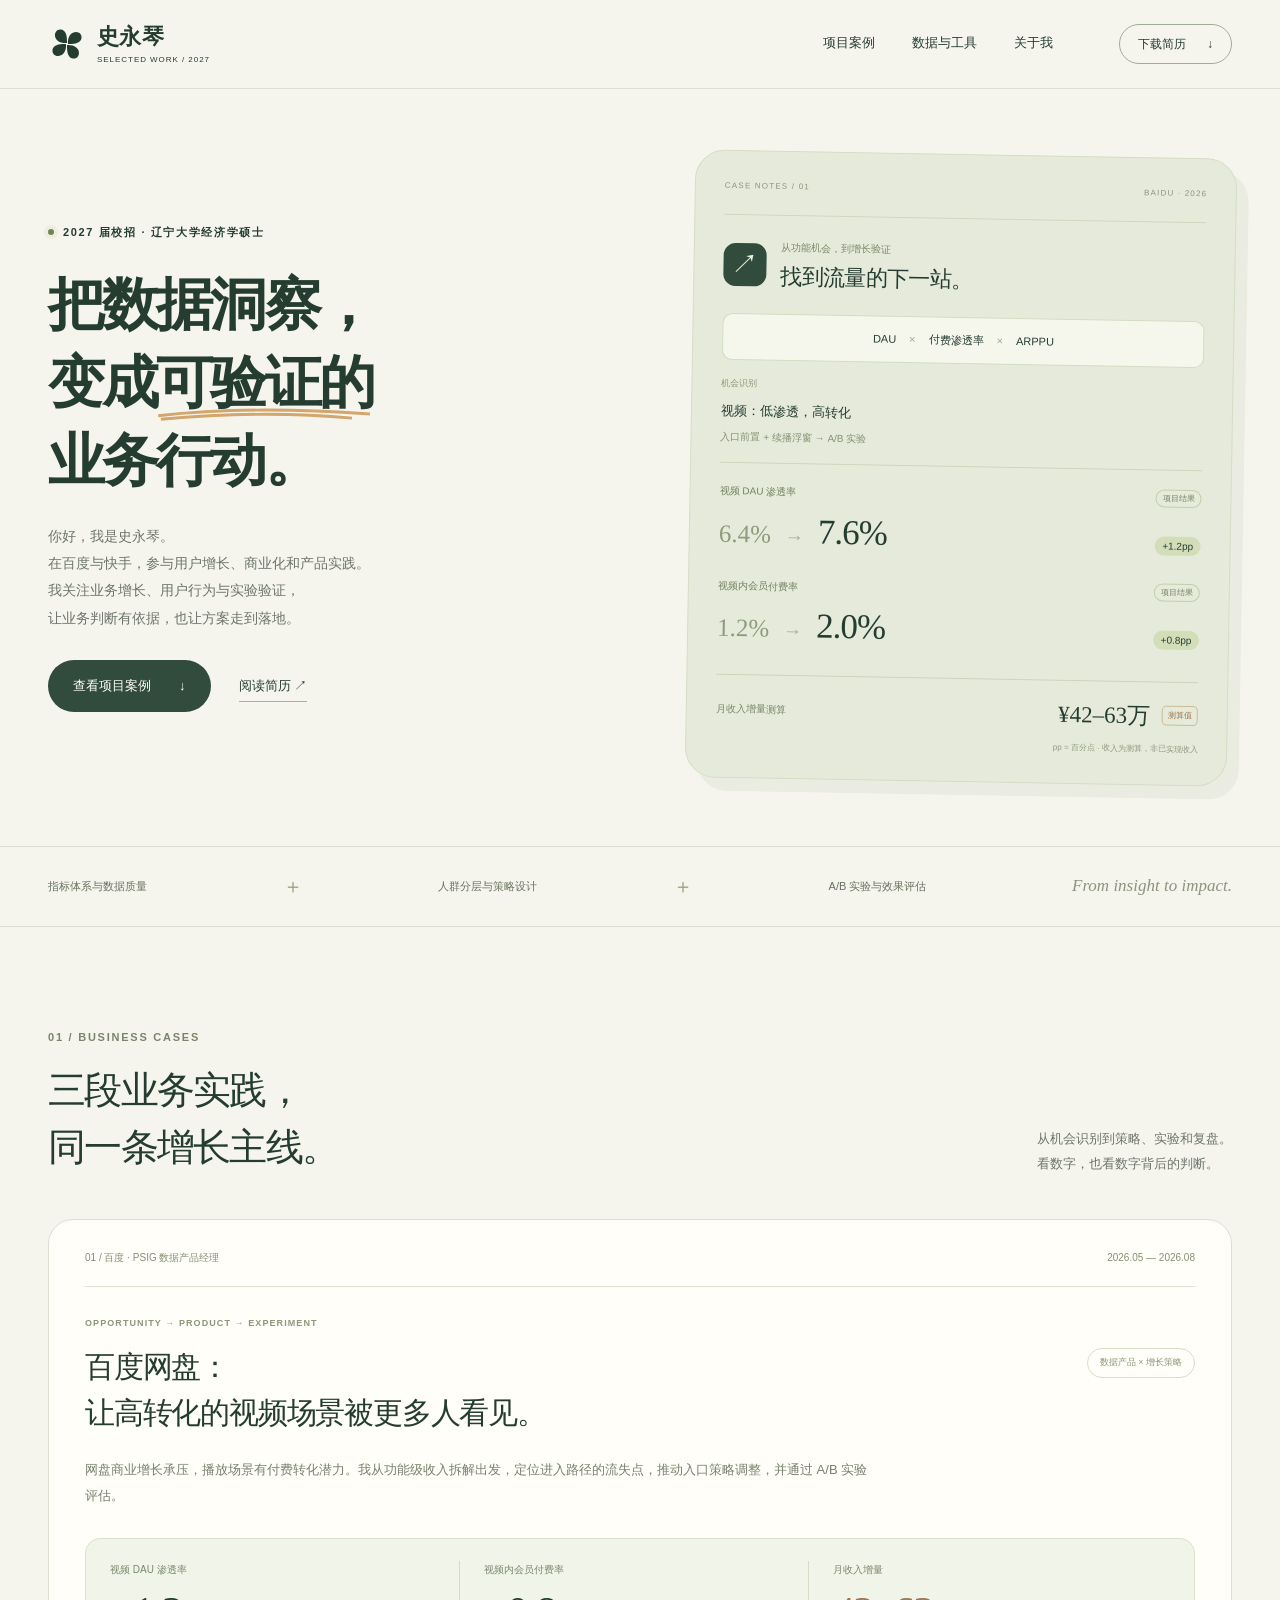
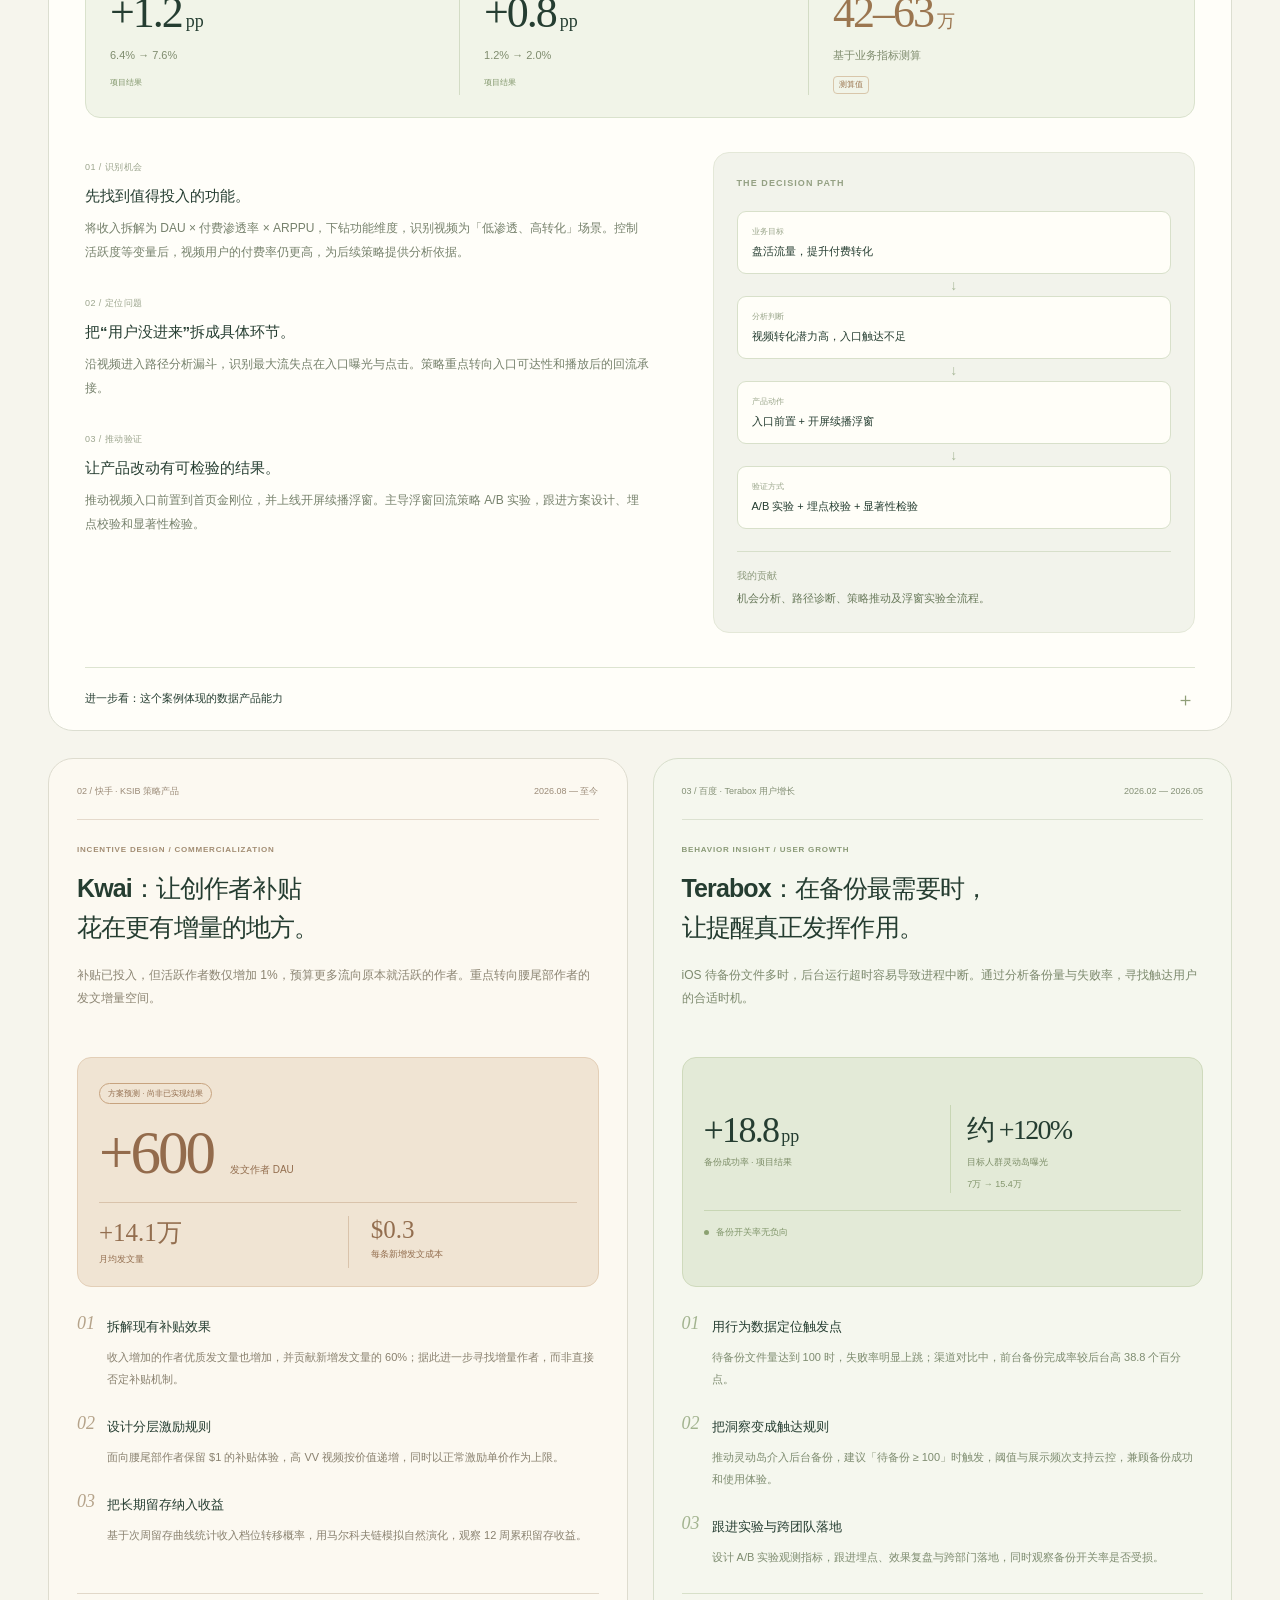
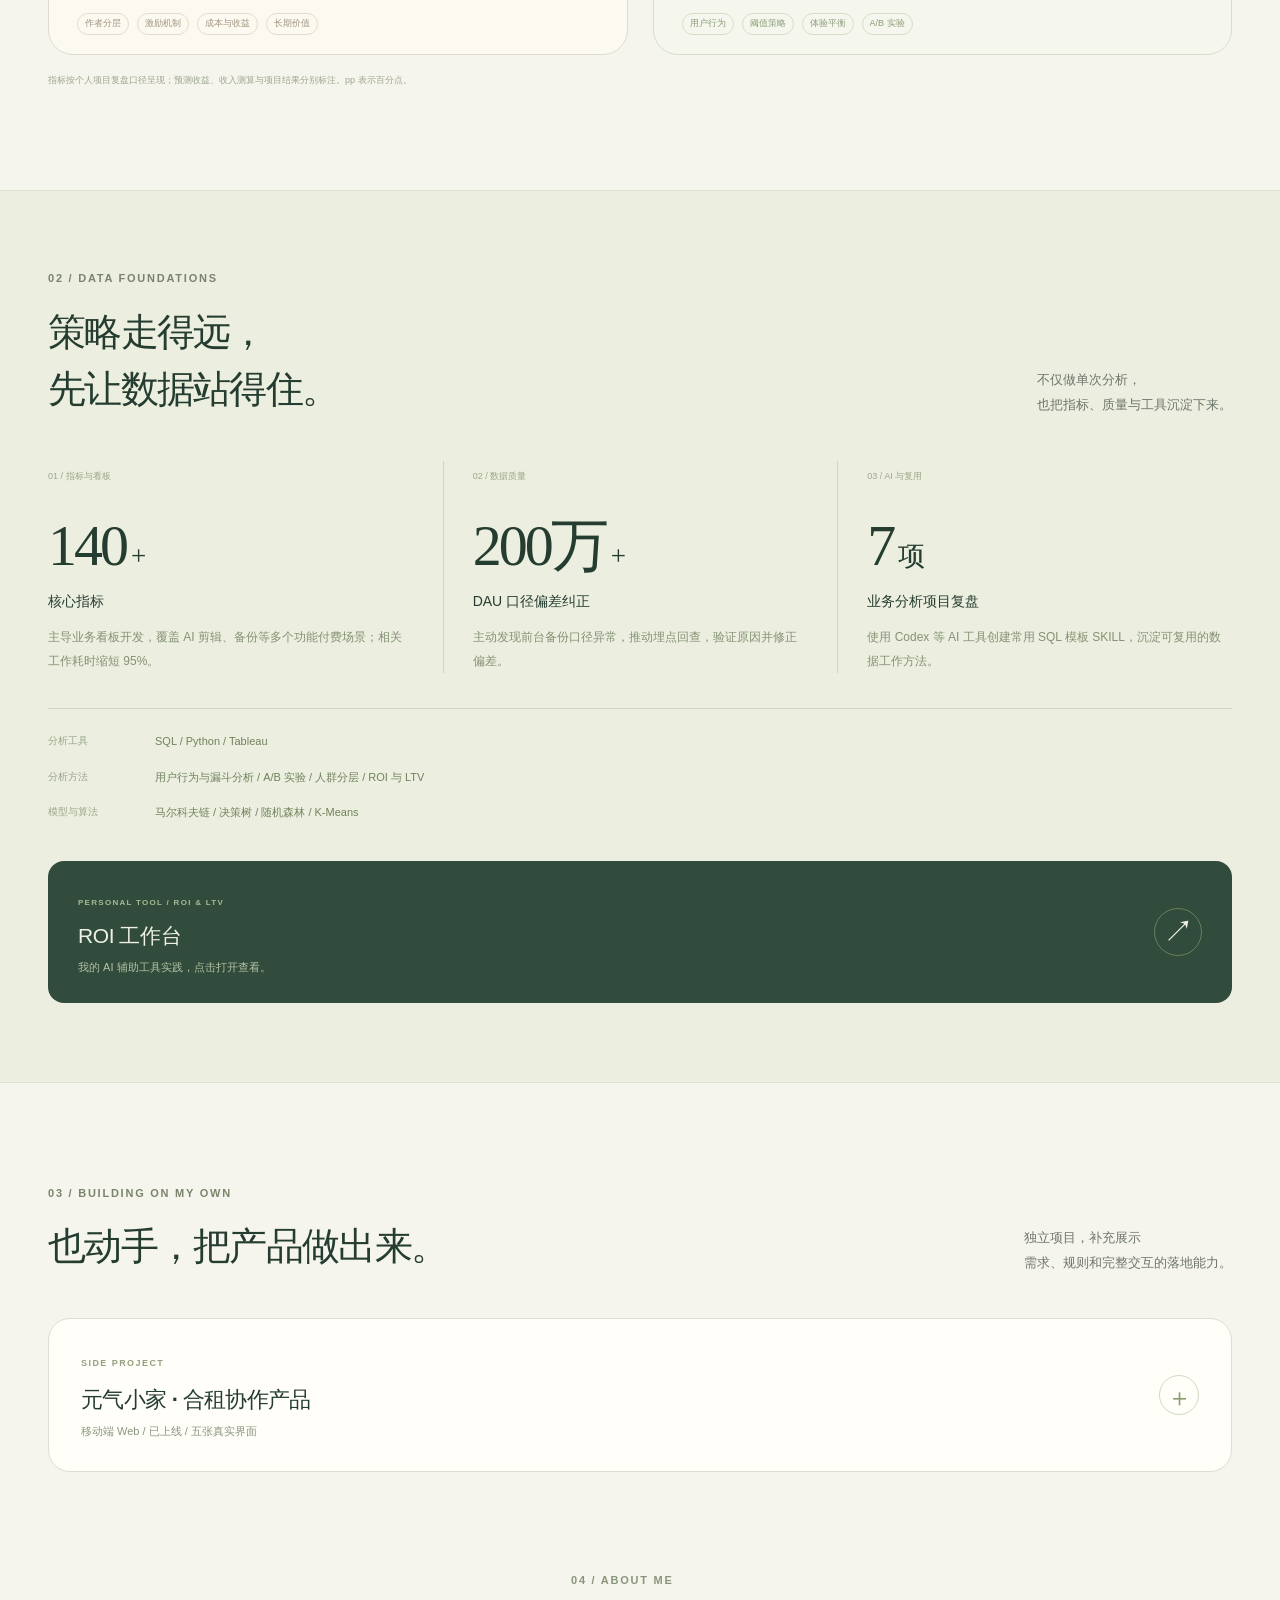
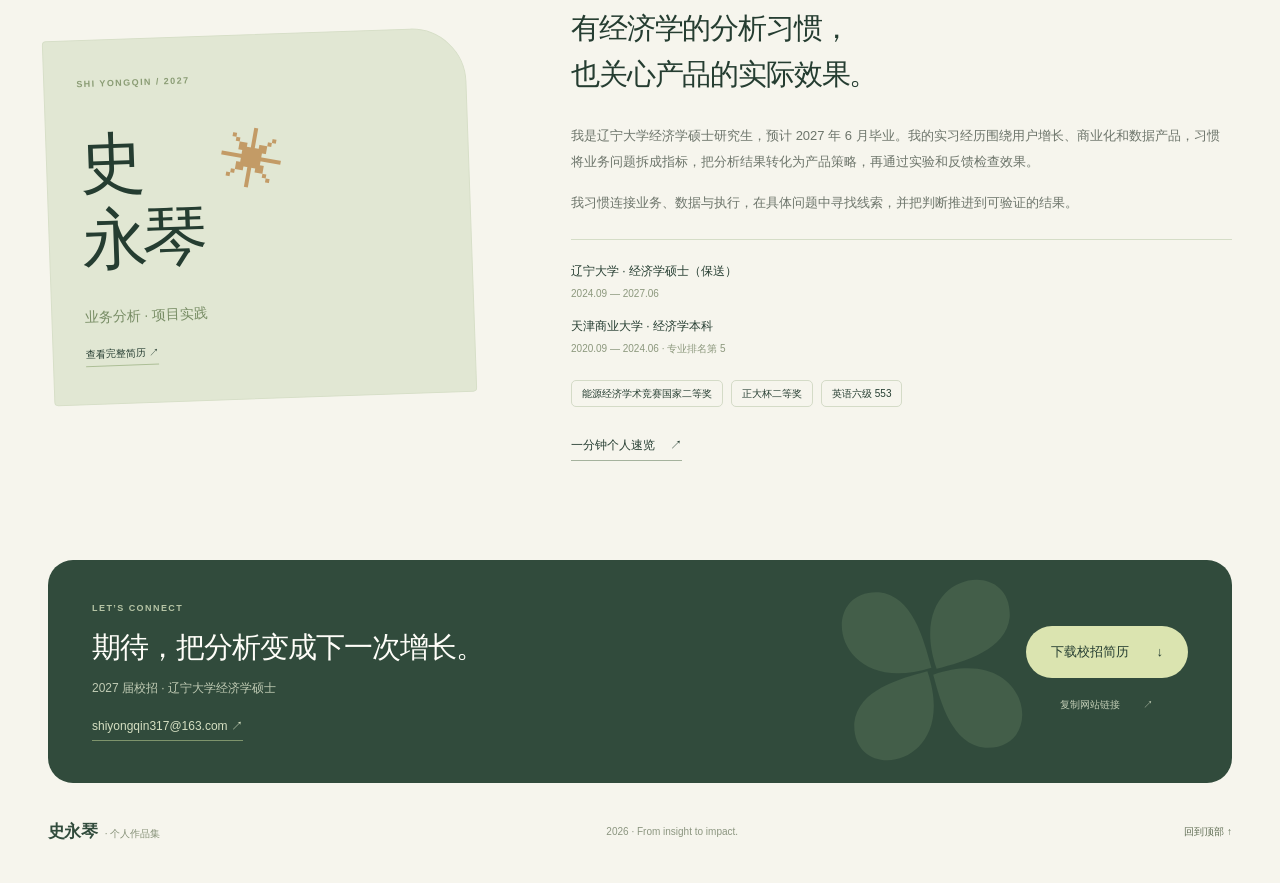
<file: index.html>
<!doctype html>
<html lang="zh-CN">
<head>
<meta charset="utf-8"><meta name="viewport" content="width=device-width, initial-scale=1"><meta name="theme-color" content="#f6f5ed">
<meta name="description" content="史永琴，辽宁大学经济学硕士，2027届校招。展示百度网盘、快手Kwai与Terabox的业务分析、项目实践及独立产品作品。">
<meta property="og:title" content="史永琴 · 个人作品集"><meta property="og:description" content="从数据洞察到业务实践，记录分析判断、项目推进与验证的过程。2027届个人作品集。"><meta property="og:type" content="website"><meta property="og:url" content="https://shiyongqin.github.io/portfolio/">
<title>史永琴 · 个人作品集</title><link rel="icon" href="assets/favicon.svg" type="image/svg+xml"><link rel="stylesheet" href="styles.css"><link rel="stylesheet" href="career.css"><script src="app.js" defer></script>
</head>
<body>
<a class="skip-link" href="#main">跳到主要内容</a>
<header class="site-header"><div class="header-inner wrap"><a class="brand" href="#top" aria-label="史永琴，返回顶部"><svg class="brand-mark" viewBox="0 0 40 40" fill="currentColor" aria-hidden="true"><path d="M20 19C3 20 5 2 15 5c5 2 5 9 5 14ZM21 20C20 3 38 5 35 15c-2 5-9 5-14 5ZM20 21c17-1 15 17 5 14-5-2-5-9-5-14ZM19 20C20 37 2 35 5 25c2-5 9-5 14-5Z"/></svg><span>史永琴<span class="brand-sub">SELECTED WORK / 2027</span></span></a><nav class="desktop-nav" aria-label="主导航"><a href="#work">项目案例</a><a href="#capabilities">数据与工具</a><a href="#about">关于我</a></nav><a class="button small outline header-action" href="assets/shiyongqin-resume.pdf" download="史永琴_校招简历.pdf">下载简历 <span aria-hidden="true">↓</span></a><button class="menu-toggle" aria-expanded="false" aria-controls="mobile-nav" aria-label="展开导航"><span></span><span></span></button></div><nav id="mobile-nav" class="mobile-nav" aria-label="手机导航" hidden><a href="#work">项目案例</a><a href="#capabilities">数据与工具</a><a href="#about">关于我</a><a href="assets/shiyongqin-resume.pdf" download="史永琴_校招简历.pdf">下载简历 ↓</a></nav></header>
<main id="main">
<section class="hero career-hero wrap" id="top" aria-labelledby="hero-title"><div class="hero-copy"><p class="eyebrow"><span class="status-dot"></span> 2027 届校招 · 辽宁大学经济学硕士</p><h1 id="hero-title">把数据洞察，<br>变成<span class="underlined">可验证的<svg viewBox="0 0 400 24" preserveAspectRatio="none" aria-hidden="true"><path d="M4 15Q172-3 395 12M9 21Q198 5 362 19"/></svg></span><br>业务行动。</h1><p class="hero-description">你好，我是史永琴。<br>在百度与快手，参与用户增长、商业化和产品实践。<br>我关注业务增长、用户行为与实验验证，<br>让业务判断有依据，也让方案走到落地。</p><div class="hero-actions"><a class="button primary" href="#work">查看项目案例 <span aria-hidden="true">↓</span></a><a class="text-link" href="assets/shiyongqin-resume.pdf" target="_blank" rel="noopener">阅读简历 ↗</a></div></div>
<aside class="insight-board" aria-label="百度网盘案例成果速览"><div class="board-topline"><span>CASE NOTES / 01</span><span>BAIDU · 2026</span></div><div class="board-title"><span class="board-icon" aria-hidden="true">↗</span><div><p>从功能机会，到增长验证</p><h2>找到流量的下一站。</h2></div></div><div class="formula"><span>DAU</span><i>×</i><span>付费渗透率</span><i>×</i><span>ARPPU</span></div><div class="board-finding"><span>机会识别</span><strong>视频：低渗透，高转化</strong><p>入口前置 + 续播浮窗 → A/B 实验</p></div><div class="board-metric"><div><span>视频 DAU 渗透率</span><small>项目结果</small></div><p><span>6.4%</span><i>→</i><strong>7.6%</strong><em>+1.2pp</em></p></div><div class="board-metric"><div><span>视频内会员付费率</span><small>项目结果</small></div><p><span>1.2%</span><i>→</i><strong>2.0%</strong><em>+0.8pp</em></p></div><div class="board-bottom"><span>月收入增量测算</span><strong>¥42–63万</strong><small>测算值</small></div><p class="board-footnote">pp = 百分点 · 收入为测算，非已实现收入</p></aside></section>
<div class="intro-strip career-strip"><div class="wrap"><span>指标体系与数据质量</span><span class="strip-plus" aria-hidden="true">＋</span><span>人群分层与策略设计</span><span class="strip-plus" aria-hidden="true">＋</span><span>A/B 实验与效果评估</span><span class="strip-signature">From insight to impact.</span></div></div>
<section class="work-section wrap section-space" id="work" aria-labelledby="work-title"><div class="section-heading"><div><p class="eyebrow">01 / BUSINESS CASES</p><h2 id="work-title">三段业务实践，<br>同一条增长主线。</h2></div><p class="section-note">从机会识别到策略、实验和复盘。<br>看数字，也看数字背后的判断。</p></div>
<article class="business-case" id="baidu"><div class="business-top"><span>01 / 百度 · PSIG 数据产品经理</span><span>2026.05 — 2026.08</span></div><div class="business-heading"><div><p class="eyebrow">OPPORTUNITY → PRODUCT → EXPERIMENT</p><h3>百度网盘：<br>让高转化的视频场景被更多人看见。</h3></div><span class="case-type">数据产品 × 增长策略</span></div><p class="business-lead">网盘商业增长承压，播放场景有付费转化潜力。我从功能级收入拆解出发，定位进入路径的流失点，推动入口策略调整，并通过 A/B 实验评估。</p><div class="outcome-grid"><div><span class="outcome-label">视频 DAU 渗透率</span><strong>+1.2<span>pp</span></strong><p>6.4% → 7.6%</p><small>项目结果</small></div><div><span class="outcome-label">视频内会员付费率</span><strong>+0.8<span>pp</span></strong><p>1.2% → 2.0%</p><small>项目结果</small></div><div class="estimated-outcome"><span class="outcome-label">月收入增量</span><strong>42–63<span>万</span></strong><p>基于业务指标测算</p><small>测算值</small></div></div><div class="case-body"><div class="case-narrative"><div><span>01 / 识别机会</span><h4>先找到值得投入的功能。</h4><p>将收入拆解为 DAU × 付费渗透率 × ARPPU，下钻功能维度，识别视频为「低渗透、高转化」场景。控制活跃度等变量后，视频用户的付费率仍更高，为后续策略提供分析依据。</p></div><div><span>02 / 定位问题</span><h4>把“用户没进来”拆成具体环节。</h4><p>沿视频进入路径分析漏斗，识别最大流失点在入口曝光与点击。策略重点转向入口可达性和播放后的回流承接。</p></div><div><span>03 / 推动验证</span><h4>让产品改动有可检验的结果。</h4><p>推动视频入口前置到首页金刚位，并上线开屏续播浮窗。主导浮窗回流策略 A/B 实验，跟进方案设计、埋点校验和显著性检验。</p></div></div><div class="decision-board"><p class="eyebrow">THE DECISION PATH</p><div class="path-node"><span>业务目标</span><strong>盘活流量，提升付费转化</strong></div><div class="path-node"><span>分析判断</span><strong>视频转化潜力高，入口触达不足</strong></div><div class="path-node"><span>产品动作</span><strong>入口前置 + 开屏续播浮窗</strong></div><div class="path-node"><span>验证方式</span><strong>A/B 实验 + 埋点校验 + 显著性检验</strong></div><div class="ownership"><span>我的贡献</span><p>机会分析、路径诊断、策略推动及浮窗实验全流程。</p></div></div></div><details class="case-details"><summary>进一步看：这个案例体现的数据产品能力 <span aria-hidden="true">＋</span></summary><div class="detail-content"><div><h4>从指标到决策</h4><p>收入拆解用于筛选优先级，漏斗分析用于定位干预环节，让分析结果指向具体产品动作。</p></div><div><h4>从方案到实验</h4><p>将回流策略转化为可验证的实验方案，校验埋点并评估结果，让产品、数据与研发协作闭环。</p></div><div><h4>保留指标的边界</h4><p>视频 DAU 渗透率与视频内付费率分开呈现。月收入增量标为测算值，避免与已观察到的指标提升混为一谈。</p></div></div></details></article>
<div class="strategy-cases"><article class="strategy-case kwai-case" id="kwai"><div class="business-top"><span>02 / 快手 · KSIB 策略产品</span><span>2026.08 — 至今</span></div><p class="eyebrow">INCENTIVE DESIGN / COMMERCIALIZATION</p><h3>Kwai：让创作者补贴<br>花在更有增量的地方。</h3><p class="strategy-lead">补贴已投入，但活跃作者数仅增加 1%，预算更多流向原本就活跃的作者。重点转向腰尾部作者的发文增量空间。</p><div class="forecast-panel"><span class="metric-badge">方案预测 · 尚非已实现结果</span><div class="forecast-main"><strong>+600</strong><span>发文作者 DAU</span></div><div class="forecast-sub"><div><strong>+14.1万</strong><span>月均发文量</span></div><div><strong>$0.3</strong><span>每条新增发文成本</span></div></div></div><ol class="strategy-steps"><li><strong>拆解现有补贴效果</strong><p>收入增加的作者优质发文量也增加，并贡献新增发文量的 60%；据此进一步寻找增量作者，而非直接否定补贴机制。</p></li><li><strong>设计分层激励规则</strong><p>面向腰尾部作者保留 $1 的补贴体验，高 VV 视频按价值递增，同时以正常激励单价作为上限。</p></li><li><strong>把长期留存纳入收益</strong><p>基于次周留存曲线统计收入档位转移概率，用马尔科夫链模拟自然演化，观察 12 周累积留存收益。</p></li></ol><div class="case-bottom-tags"><span>作者分层</span><span>激励机制</span><span>成本与收益</span><span>长期价值</span></div></article>
<article class="strategy-case tera-case" id="terabox"><div class="business-top"><span>03 / 百度 · Terabox 用户增长</span><span>2026.02 — 2026.05</span></div><p class="eyebrow">BEHAVIOR INSIGHT / USER GROWTH</p><h3>Terabox：在备份最需要时，<br>让提醒真正发挥作用。</h3><p class="strategy-lead">iOS 待备份文件多时，后台运行超时容易导致进程中断。通过分析备份量与失败率，寻找触达用户的合适时机。</p><div class="tera-results"><div><strong>+18.8<span>pp</span></strong><span>备份成功率 · 项目结果</span></div><div><strong>约 +120%</strong><span>目标人群灵动岛曝光</span><small>7万 → 15.4万</small></div><p><i></i> 备份开关率无负向</p></div><ol class="strategy-steps"><li><strong>用行为数据定位触发点</strong><p>待备份文件量达到 100 时，失败率明显上跳；渠道对比中，前台备份完成率较后台高 38.8 个百分点。</p></li><li><strong>把洞察变成触达规则</strong><p>推动灵动岛介入后台备份，建议「待备份 ≥ 100」时触发，阈值与展示频次支持云控，兼顾备份成功和使用体验。</p></li><li><strong>跟进实验与跨团队落地</strong><p>设计 A/B 实验观测指标，跟进埋点、效果复盘与跨部门落地，同时观察备份开关率是否受损。</p></li></ol><div class="case-bottom-tags"><span>用户行为</span><span>阈值策略</span><span>体验平衡</span><span>A/B 实验</span></div></article></div><p class="case-source-note">指标按个人项目复盘口径呈现；预测收益、收入测算与项目结果分别标注。pp 表示百分点。</p></section>
<section class="capabilities-section section-space" id="capabilities" aria-labelledby="capabilities-title"><div class="wrap"><div class="section-heading"><div><p class="eyebrow">02 / DATA FOUNDATIONS</p><h2 id="capabilities-title">策略走得远，<br>先让数据站得住。</h2></div><p class="section-note">不仅做单次分析，<br>也把指标、质量与工具沉淀下来。</p></div><div class="foundation-grid"><article><span class="foundation-index">01 / 指标与看板</span><h3>140<span>+</span></h3><p class="foundation-title">核心指标</p><p>主导业务看板开发，覆盖 AI 剪辑、备份等多个功能付费场景；相关工作耗时缩短 95%。</p></article><article><span class="foundation-index">02 / 数据质量</span><h3>200万<span>+</span></h3><p class="foundation-title">DAU 口径偏差纠正</p><p>主动发现前台备份口径异常，推动埋点回查，验证原因并修正偏差。</p></article><article><span class="foundation-index">03 / AI 与复用</span><h3>7<span>项</span></h3><p class="foundation-title">业务分析项目复盘</p><p>使用 Codex 等 AI 工具创建常用 SQL 模板 SKILL，沉淀可复用的数据工作方法。</p></article></div><div class="skill-lines"><div><span>分析工具</span><p>SQL / Python / Tableau</p></div><div><span>分析方法</span><p>用户行为与漏斗分析 / A/B 实验 / 人群分层 / ROI 与 LTV</p></div><div><span>模型与算法</span><p>马尔科夫链 / 决策树 / 随机森林 / K-Means</p></div></div><a class="tool-link" href="https://shiyongqin.github.io/roi-ltv-dashboard/" target="_blank" rel="noopener noreferrer"><div><span class="eyebrow">PERSONAL TOOL / ROI &amp; LTV</span><h3>ROI 工作台</h3><p>我的 AI 辅助工具实践，点击打开查看。</p></div><span class="tool-arrow" aria-hidden="true">↗</span></a></div></section>
<section class="side-project-section wrap section-space" id="side-project" aria-labelledby="side-title"><div class="section-heading"><div><p class="eyebrow">03 / BUILDING ON MY OWN</p><h2 id="side-title">也动手，把产品做出来。</h2></div><p class="section-note">独立项目，补充展示<br>需求、规则和完整交互的落地能力。</p></div><details class="supplementary-project"><summary><div><span class="eyebrow">SIDE PROJECT</span><h3>元气小家 · 合租协作产品</h3><p>移动端 Web / 已上线 / 五张真实界面</p></div><span class="supplementary-toggle" aria-hidden="true">＋</span></summary><div class="supplementary-content">      <article class="featured-project" id="yuanqi">
        <div class="project-topbar"><span class="project-index">SIDE PROJECT / 独立产品</span><span class="pill"><span class="status-dot"></span> 已上线 · 持续迭代</span></div>
        <div class="feature-grid">
          <div class="project-copy">
            <div class="project-icon house-icon" aria-hidden="true"><svg viewBox="0 0 64 64" fill="none"><path d="m9 30 23-20 23 20M16 27v27h32V27M27 54V37h11v17" stroke="currentColor" stroke-width="3.5" stroke-linejoin="round"/><path d="M44 15h7v12" stroke="currentColor" stroke-width="3.5" stroke-linecap="round"/><path d="m12 8 2 5 5 2-5 2-2 5-2-5-5-2 5-2 2-5Z" fill="#d9a34e"/></svg></div>
            <h3>元气小家</h3><p class="project-subtitle">合租生活里的事，<br>有个地方一起管。</p>
            <p class="project-description">面向 2–4 人合租场景，把公共费用、清洁值日、物资库存和室友公约，放进一个轻量的移动端产品。</p>
            <div class="tag-list"><span>需求拆解</span><span>产品设计</span><span>交互与迭代</span></div>
            <dl class="project-facts"><div><dt>我的工作</dt><dd>从功能规划、规则梳理到界面与体验优化</dd></div><div><dt>核心判断</dt><dd>用可见的状态，减少反复沟通与催促</dd></div></dl>
            <div class="project-actions"><a class="button primary" href="https://project-l1ve.hatchable.site" target="_blank" rel="noopener noreferrer">打开真实产品 <span aria-hidden="true">↗</span></a></div>
          </div>
          <div class="screenshot-gallery" aria-label="元气小家真实产品界面">
            <div class="gallery-tabs" role="tablist" aria-label="选择产品界面"><button role="tab" id="tab-home" aria-controls="screen-panel" aria-selected="true" data-screen="home">首页</button><button role="tab" id="tab-bills" aria-controls="screen-panel" aria-selected="false" tabindex="-1" data-screen="bills">账单</button><button role="tab" id="tab-chores" aria-controls="screen-panel" aria-selected="false" tabindex="-1" data-screen="chores">家务</button><button role="tab" id="tab-supplies" aria-controls="screen-panel" aria-selected="false" tabindex="-1" data-screen="supplies">物资</button><button role="tab" id="tab-house" aria-controls="screen-panel" aria-selected="false" tabindex="-1" data-screen="house">更多</button></div>
            <div id="screen-panel" role="tabpanel" aria-labelledby="tab-home" tabindex="0">
              <div class="gallery-stage"><span class="gallery-decoration" aria-hidden="true">good things,<br>made simple.</span><button class="screen-zoom" aria-label="放大查看首页界面"><img id="gallery-image" src="assets/home.webp" alt="元气小家首页：集中呈现今日待办与值日" width="930" height="1828" loading="lazy"><span class="zoom-hint">点击放大 <span aria-hidden="true">⤢</span></span></button><span class="screen-counter" aria-hidden="true">01 <span>/ 05</span></span></div>
              <div class="gallery-caption" aria-live="polite"><strong id="screen-title">先知道，今天要做什么。</strong><p id="screen-description">首页聚焦今日待办和值日，把最常用的行动入口放在眼前。</p></div>
            </div>
            <p class="source-note">真实产品截图 · 保留拍摄时的演示状态</p>
          </div>
        </div>
        <div class="decision-header"><span class="eyebrow">THREE DESIGN DECISIONS</span><span>几个真正影响体验的选择</span></div>
        <div class="decision-grid"><div><span class="decision-number">01</span><h4>首页做减法</h4><p>把首页收敛为今天的待办和值日，让打开产品后的第一步更明确。</p></div><div><span class="decision-number">02</span><h4>先把分摊规则说清</h4><p>水电费结合费用覆盖日期与居住时间分摊；普通公共费用按人数均分。</p></div><div><span class="decision-number">03</span><h4>协作保留边界</h4><p>费用结清由双方确认；围绕债权债务协作，同时保护个人账单隐私。</p></div></div>
        <details class="case-details"><summary>展开项目思考与迭代复盘 <span aria-hidden="true">＋</span></summary><div class="detail-content"><div><h4>从日常摩擦找到切入点</h4><p>谁垫了水电费、今天轮到谁打扫、纸巾还剩多少，都是单次很小、反复发生的问题。产品围绕「看见状态 → 采取行动 → 留下记录」组织信息，减少靠记忆和催促维持协作。</p></div><div><h4>让产品能被顺利使用</h4><p>迭代中处理过邮箱验证码登录、页面空白和任务点击反馈等问题，并统一了移动端间距、状态色、图标和文案。先保证关键路径清晰、可用，再逐步完善视觉表达。</p></div><div><h4>下一步如何验证</h4><p>用多人真实任务测试，观察费用确认是否清楚、家务完成反馈是否减少催促、库存提醒是否打扰。这些是待验证的设计假设，当前不将它们写成用户增长或效率提升的结果。</p></div></div></details>
      </article>
</div></details></section>
<section class="about-section career-about wrap section-space" id="about" aria-labelledby="about-title"><div class="profile-card"><span class="eyebrow">SHI YONGQIN / 2027</span><div class="profile-name">史<br>永琴<span aria-hidden="true">✳</span></div><p>业务分析 · 项目实践</p><a href="assets/shiyongqin-resume.pdf" target="_blank" rel="noopener">查看完整简历 ↗</a></div><div class="about-copy"><p class="eyebrow">04 / ABOUT ME</p><h2 id="about-title">有经济学的分析习惯，<br>也关心产品的实际效果。</h2><p>我是辽宁大学经济学硕士研究生，预计 2027 年 6 月毕业。我的实习经历围绕用户增长、商业化和数据产品，习惯将业务问题拆成指标，把分析结果转化为产品策略，再通过实验和反馈检查效果。</p><p>我习惯连接业务、数据与执行，在具体问题中寻找线索，并把判断推进到可验证的结果。</p><div class="education-list"><div><strong>辽宁大学 · 经济学硕士（保送）</strong><span>2024.09 — 2027.06</span></div><div><strong>天津商业大学 · 经济学本科</strong><span>2020.09 — 2024.06 · 专业排名第 5</span></div></div><div class="about-skills"><span>能源经济学术竞赛国家二等奖</span><span>正大杯二等奖</span><span>英语六级 553</span></div><button class="text-link" data-summary>一分钟个人速览 <span aria-hidden="true">↗</span></button></div></section>
<section class="closing-section wrap" aria-labelledby="closing-title"><div><p class="eyebrow">LET’S CONNECT</p><h2 id="closing-title">期待，把分析变成下一次增长。</h2><p>2027 届校招 · 辽宁大学经济学硕士</p><a class="contact-email" href="mailto:shiyongqin317@163.com">shiyongqin317@163.com ↗</a></div><div class="closing-actions"><a class="button light" href="assets/shiyongqin-resume.pdf" download="史永琴_校招简历.pdf">下载校招简历 <span aria-hidden="true">↓</span></a><button class="copy-link" id="copy-link">复制网站链接 <span aria-hidden="true">↗</span></button></div><svg class="closing-flower" viewBox="0 0 100 100" fill="currentColor" aria-hidden="true"><path d="M50 49C7 51 12 5 37 13c13 5 13 23 13 36ZM52 50C49 7 95 12 87 37c-5 13-23 13-35 13ZM50 52c43-3 38 43 13 35-13-5-13-23-13-35ZM48 50c3 43-43 38-35 13 5-13 23-13 35-13Z"/></svg></section>
</main><footer class="wrap"><a class="footer-brand" href="#top">史永琴 <span>· 个人作品集</span></a><span>2026 · From insight to impact.</span><a href="#top">回到顶部 ↑</a></footer>
<dialog id="summary-dialog" class="summary-dialog" aria-labelledby="summary-title"><button class="dialog-close" data-close aria-label="关闭个人速览">×</button><p class="eyebrow">THE ONE-MINUTE VERSION</p><h2 id="summary-title">史永琴 · 2027 届校招</h2><p class="summary-intro">辽宁大学经济学硕士在读 · 2027 年毕业</p><div class="summary-row"><span>01</span><div><h3>百度网盘 · 数据产品</h3><p>功能级机会分析、路径优化与 A/B 实验。视频 DAU 渗透率 +1.2pp，视频内会员付费率 +0.8pp。</p></div></div><div class="summary-row"><span>02</span><div><h3>快手 Kwai · 商业化策略</h3><p>作者分层、补贴规则和长期留存收益预测。方案预测发文作者 DAU +600，月均发文 +14.1 万。</p></div></div><div class="summary-row"><span>03</span><div><h3>Terabox · 用户增长</h3><p>围绕 iOS 备份设计阈值触达策略，跟进实验与落地。备份成功率提升 18.8pp。</p></div></div><a class="button primary" href="assets/shiyongqin-resume.pdf" target="_blank" rel="noopener">阅读完整校招简历 ↗</a></dialog>
  <dialog id="image-dialog" class="image-dialog" aria-labelledby="image-dialog-title"><div class="image-dialog-header"><h2 id="image-dialog-title">首页 · 真实产品界面</h2><button class="dialog-close" data-close aria-label="关闭放大界面">×</button></div><div class="image-dialog-body"><img id="zoom-image" src="assets/home.webp" alt="元气小家首页放大图" width="930" height="1828"></div></dialog>
<div class="toast" role="status" aria-live="polite" hidden></div>
</body></html>
</file>
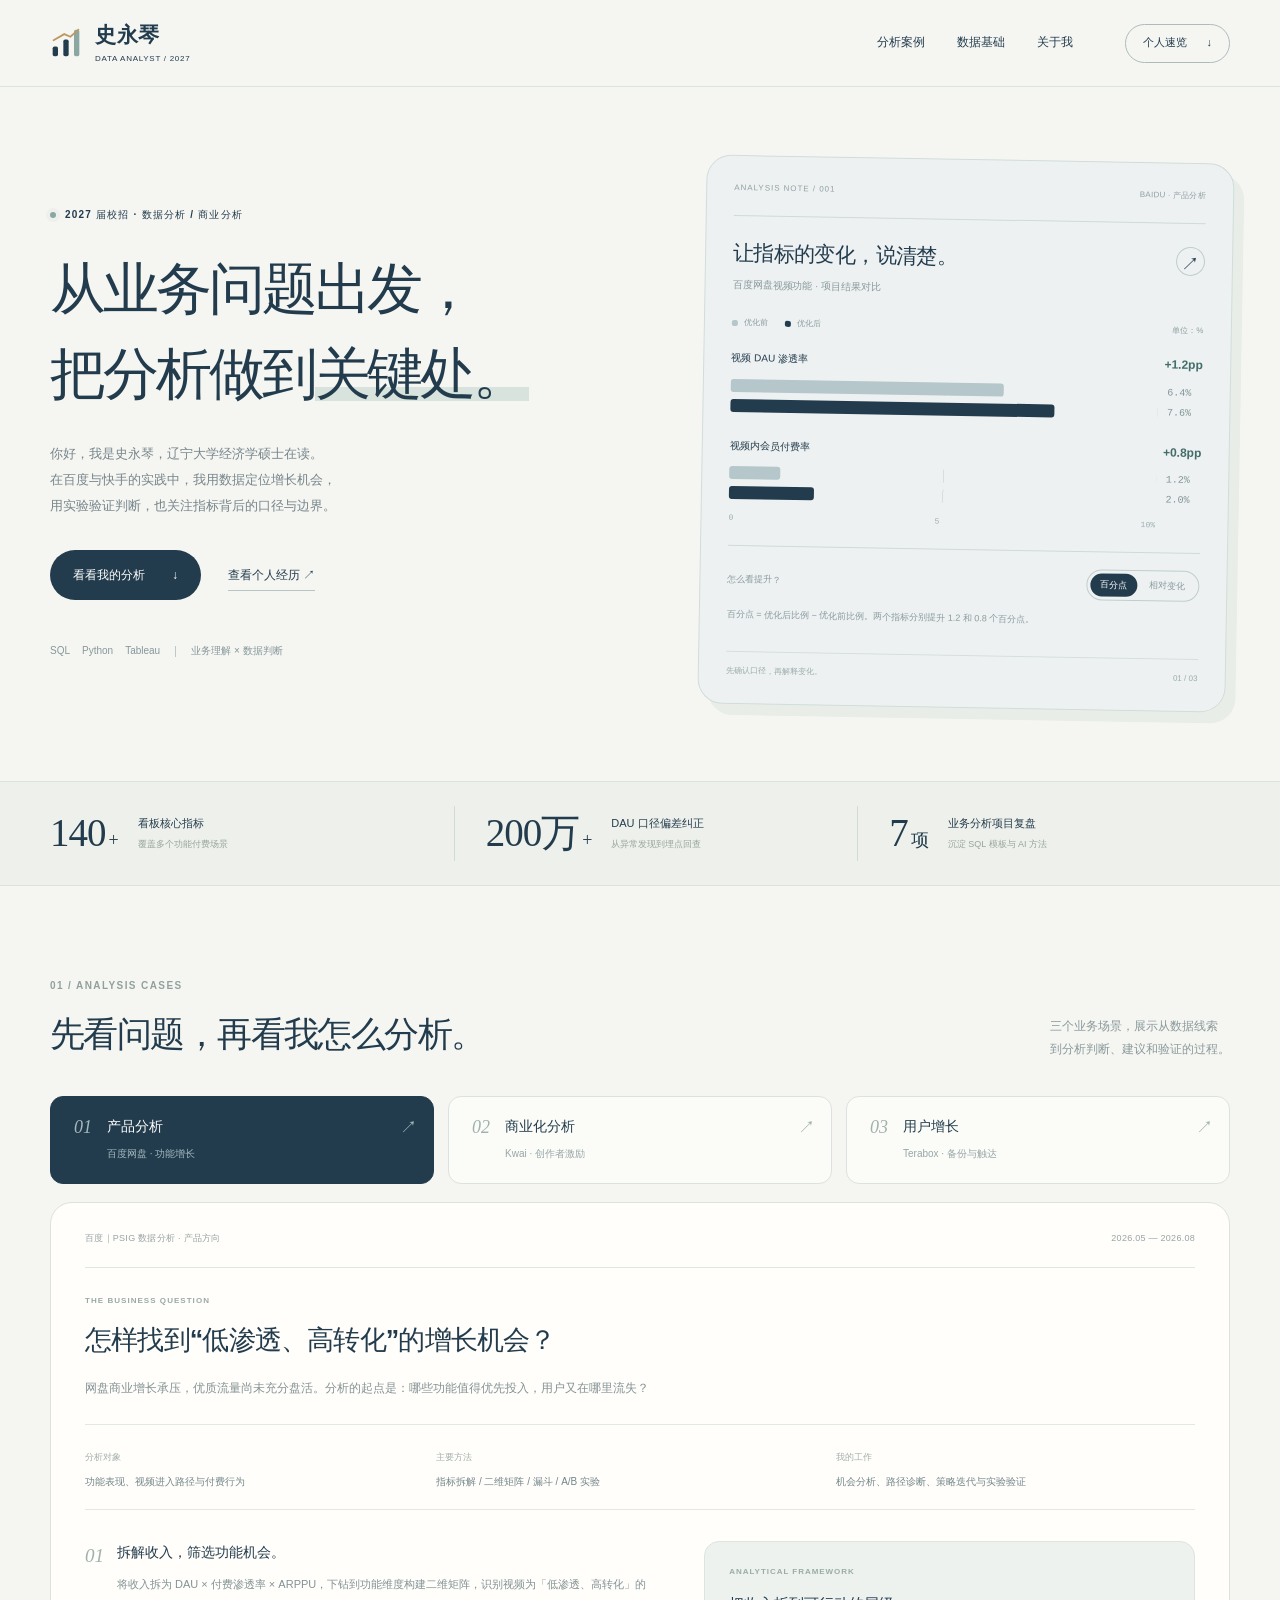
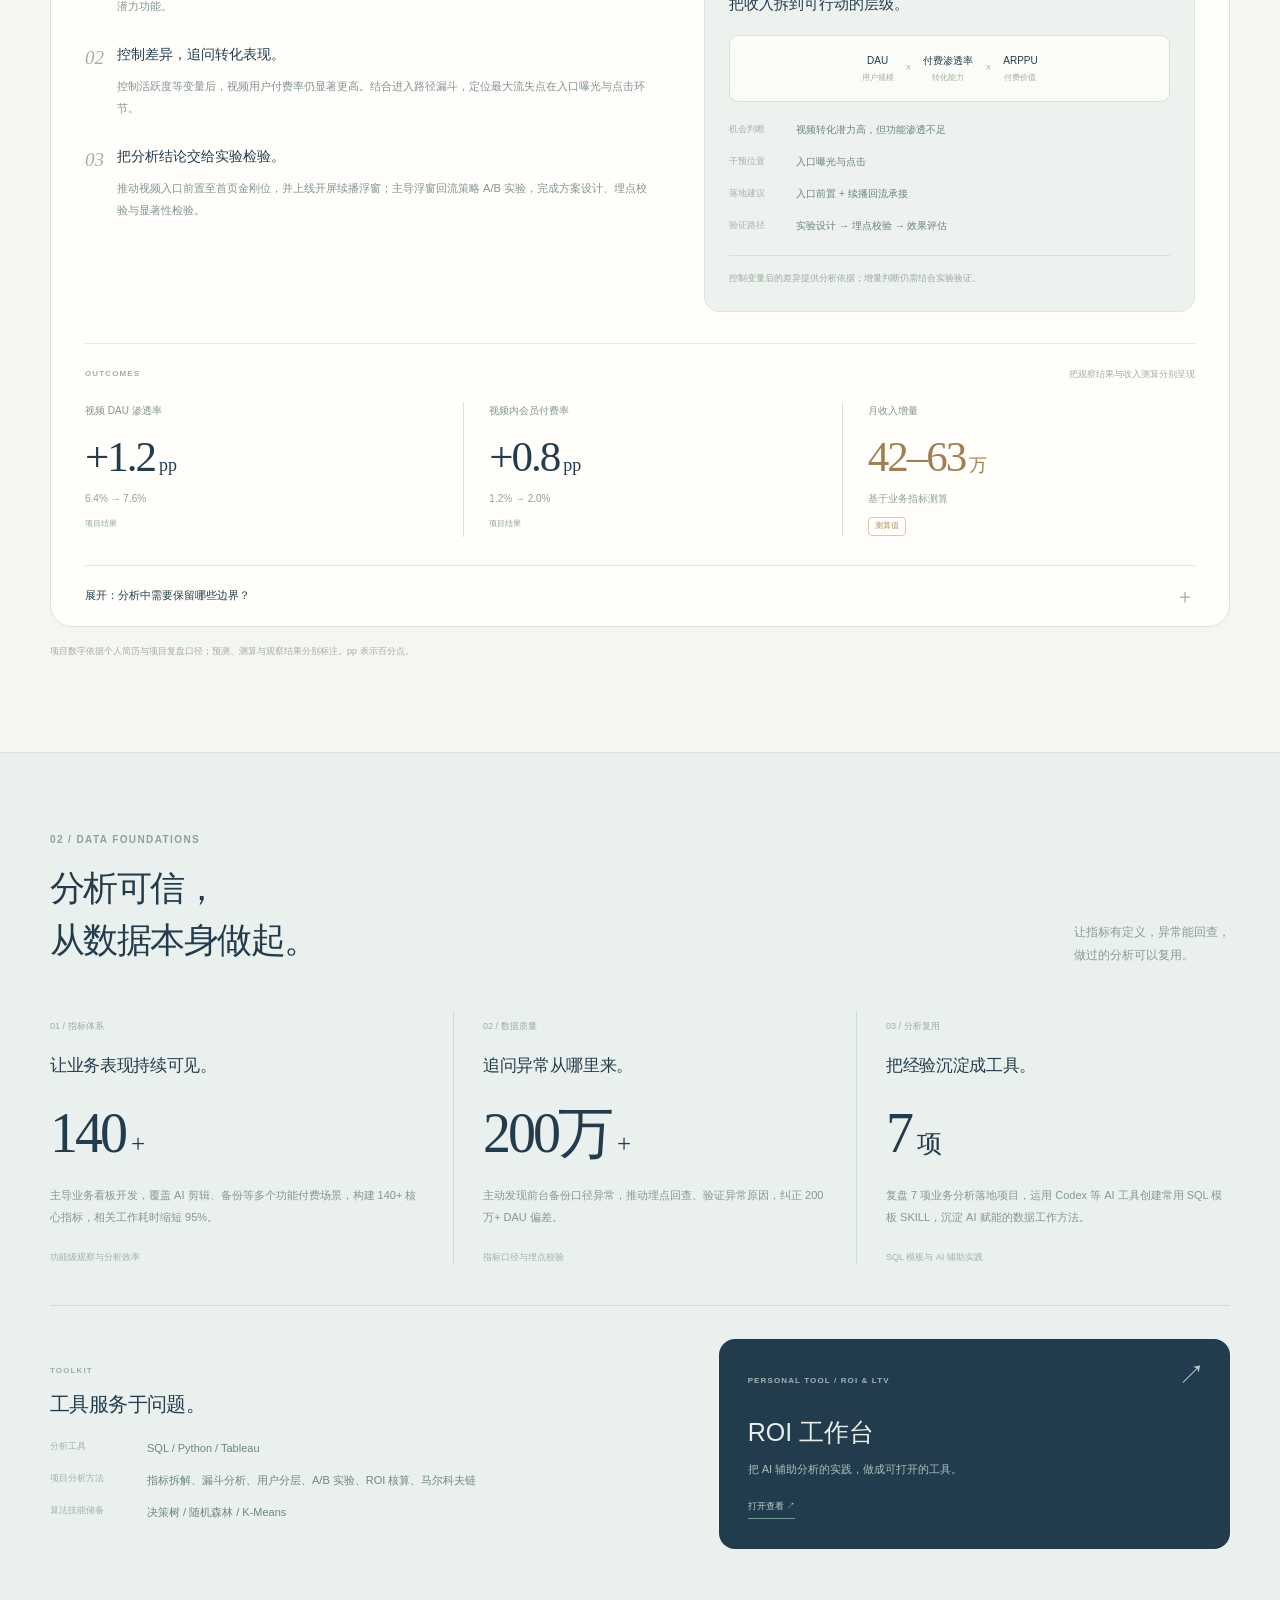
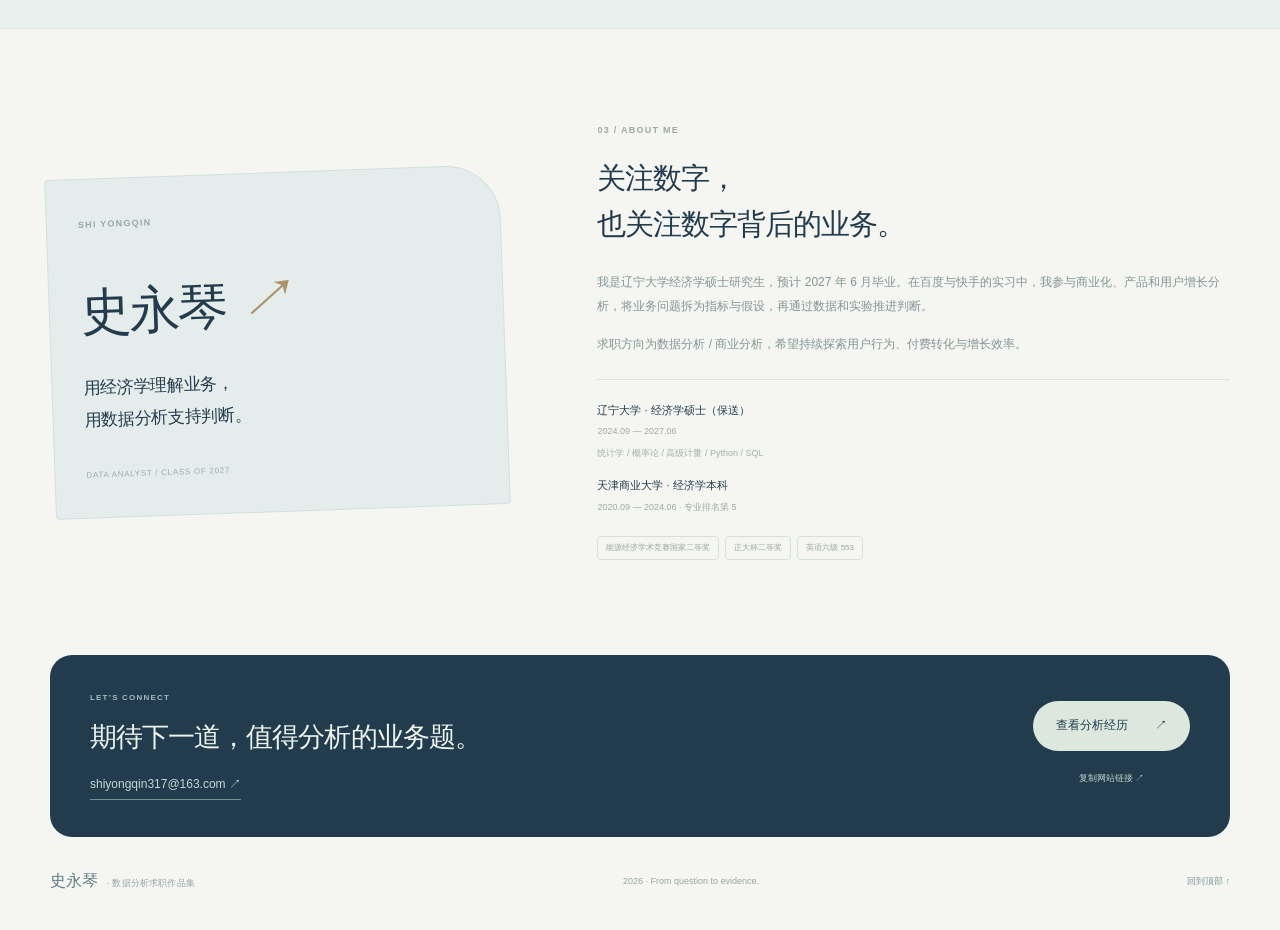
<file: docs/data-analysis/index.html>
<!doctype html>
<html lang="zh-CN">
<head>
  <meta charset="utf-8"><meta name="viewport" content="width=device-width,initial-scale=1">
  <meta name="theme-color" content="#f5f6f2">
  <meta name="description" content="史永琴，2027届数据分析求职作品集。辽宁大学经济学硕士，展示百度、快手与Terabox的商业化分析、产品分析、用户增长与A/B实验实践。">
  <meta property="og:title" content="史永琴 · 数据分析作品集"><meta property="og:description" content="从业务问题出发，把分析做到关键处。商业化分析、产品分析、用户增长。"><meta property="og:type" content="website"><meta property="og:url" content="https://shiyongqin.github.io/portfolio/data-analysis/">
  <title>史永琴 · 数据分析作品集</title>
  <link rel="icon" href="assets/favicon.svg" type="image/svg+xml"><link rel="stylesheet" href="styles.css"><script src="app.js" defer></script>
</head>
<body>
<a class="skip" href="#main">跳到主要内容</a>
<header class="site-header"><div class="container header-inner"><a class="brand" href="#top" aria-label="史永琴，返回顶部"><svg viewBox="0 0 36 36" fill="none" aria-hidden="true"><rect x="3" y="22" width="6" height="11" rx="2" fill="currentColor"/><rect x="15" y="14" width="6" height="19" rx="2" fill="currentColor"/><rect x="27" y="3" width="6" height="30" rx="2" fill="#8ba7a2"/><path d="m4 15 12-7 7 3 9-8" stroke="#bd9861" stroke-width="2" stroke-linecap="round"/></svg><span>史永琴<small>DATA ANALYST / 2027</small></span></a><nav aria-label="主导航"><a href="#cases">分析案例</a><a href="#foundations">数据基础</a><a href="#about">关于我</a></nav><a class="button button-small outline" href="#about">个人速览 <span aria-hidden="true">↓</span></a></div></header>
<main id="main">
<section class="hero container" id="top" aria-labelledby="hero-title"><div class="hero-copy"><p class="eyebrow"><span class="live-dot"></span> 2027 届校招 · 数据分析 / 商业分析</p><h1 id="hero-title">从业务问题出发，<br>把分析做到<span class="highlight">关键处。</span></h1><p class="hero-intro">你好，我是史永琴，辽宁大学经济学硕士在读。<br>在百度与快手的实践中，我用数据定位增长机会，<br class="wide-only">用实验验证判断，也关注指标背后的口径与边界。</p><div class="hero-buttons"><a class="button primary" href="#cases">看看我的分析 <span aria-hidden="true">↓</span></a><a class="text-link" href="#about">查看个人经历 ↗</a></div><div class="hero-tools"><span>SQL</span><span>Python</span><span>Tableau</span><i></i><span>业务理解 × 数据判断</span></div></div>
<aside class="analysis-note" aria-labelledby="note-title"><div class="note-top"><span>ANALYSIS NOTE / 001</span><span>BAIDU · 产品分析</span></div><div class="note-title"><h2 id="note-title">让指标的变化，说清楚。</h2><span aria-hidden="true">↗</span></div><p class="note-subtitle">百度网盘视频功能 · 项目结果对比</p><div class="chart-legend"><span><i class="before-dot"></i>优化前</span><span><i class="after-dot"></i>优化后</span><span>单位：%</span></div><div class="metric-chart" role="img" aria-label="视频DAU渗透率从6.4%提升至7.6%；视频内会员付费率从1.2%提升至2.0%，横轴统一为0至10%"><div class="chart-group"><div class="chart-label"><span>视频 DAU 渗透率</span><strong data-change="penetration">+1.2pp</strong></div><div class="chart-row"><div class="bar-track"><span class="bar before" style="--bar-width:64%"></span></div><span>6.4%</span></div><div class="chart-row"><div class="bar-track"><span class="bar after" style="--bar-width:76%"></span></div><span>7.6%</span></div></div><div class="chart-group"><div class="chart-label"><span>视频内会员付费率</span><strong data-change="payment">+0.8pp</strong></div><div class="chart-row"><div class="bar-track"><span class="bar before" style="--bar-width:12%"></span></div><span>1.2%</span></div><div class="chart-row"><div class="bar-track"><span class="bar after" style="--bar-width:20%"></span></div><span>2.0%</span></div></div><div class="chart-axis"><span>0</span><span>5</span><span>10%</span></div></div><div class="change-switch"><span>怎么看提升？</span><div role="group" aria-label="指标变化的表达方式"><button aria-pressed="true" data-change-mode="pp">百分点</button><button aria-pressed="false" data-change-mode="relative">相对变化</button></div></div><p class="change-explanation" aria-live="polite">百分点 = 优化后比例 − 优化前比例。两个指标分别提升 1.2 和 0.8 个百分点。</p><div class="note-footer"><span>先确认口径，再解释变化。</span><span>01 / 03</span></div></aside></section>

<section class="proof-strip" aria-label="数据实践速览"><div class="container proof-grid"><div><strong>140<span>+</span></strong><p>看板核心指标<small>覆盖多个功能付费场景</small></p></div><div><strong>200万<span>+</span></strong><p>DAU 口径偏差纠正<small>从异常发现到埋点回查</small></p></div><div><strong>7<span>项</span></strong><p>业务分析项目复盘<small>沉淀 SQL 模板与 AI 方法</small></p></div></div></section>

<section class="container section" id="cases" aria-labelledby="cases-title"><div class="section-heading"><div><p class="eyebrow">01 / ANALYSIS CASES</p><h2 id="cases-title">先看问题，<br class="mobile-only">再看我怎么分析。</h2></div><p>三个业务场景，展示从数据线索<br>到分析判断、建议和验证的过程。</p></div><div class="case-tabs" role="tablist" aria-label="切换分析案例"><button id="tab-baidu" role="tab" aria-selected="true" aria-controls="case-baidu" data-case="baidu"><span>01</span><strong>产品分析</strong><small>百度网盘 · 功能增长</small><i aria-hidden="true">↗</i></button><button id="tab-kwai" role="tab" aria-selected="false" aria-controls="case-kwai" tabindex="-1" data-case="kwai"><span>02</span><strong>商业化分析</strong><small>Kwai · 创作者激励</small><i aria-hidden="true">↗</i></button><button id="tab-tera" role="tab" aria-selected="false" aria-controls="case-tera" tabindex="-1" data-case="tera"><span>03</span><strong>用户增长</strong><small>Terabox · 备份与触达</small><i aria-hidden="true">↗</i></button></div>

<article id="case-baidu" class="case-panel" role="tabpanel" aria-labelledby="tab-baidu" tabindex="0"><div class="case-top"><span>百度｜PSIG 数据分析 · 产品方向</span><span>2026.05 — 2026.08</span></div><div class="case-heading"><p class="eyebrow">THE BUSINESS QUESTION</p><h3>怎样找到“低渗透、高转化”的增长机会？</h3><p>网盘商业增长承压，优质流量尚未充分盘活。分析的起点是：哪些功能值得优先投入，用户又在哪里流失？</p></div><div class="case-context"><div><span>分析对象</span><p>功能表现、视频进入路径与付费行为</p></div><div><span>主要方法</span><p>指标拆解 / 二维矩阵 / 漏斗 / A/B 实验</p></div><div><span>我的工作</span><p>机会分析、路径诊断、策略迭代与实验验证</p></div></div><div class="case-body"><div class="analysis-steps"><div><span class="step-no">01</span><h4>拆解收入，筛选功能机会。</h4><p>将收入拆为 DAU × 付费渗透率 × ARPPU，下钻到功能维度构建二维矩阵，识别视频为「低渗透、高转化」的潜力功能。</p></div><div><span class="step-no">02</span><h4>控制差异，追问转化表现。</h4><p>控制活跃度等变量后，视频用户付费率仍显著更高。结合进入路径漏斗，定位最大流失点在入口曝光与点击环节。</p></div><div><span class="step-no">03</span><h4>把分析结论交给实验检验。</h4><p>推动视频入口前置至首页金刚位，并上线开屏续播浮窗；主导浮窗回流策略 A/B 实验，完成方案设计、埋点校验与显著性检验。</p></div></div><aside class="evidence-board"><p class="eyebrow">ANALYTICAL FRAMEWORK</p><h4>把收入拆到可行动的层级。</h4><div class="revenue-formula"><span>DAU<small>用户规模</small></span><i>×</i><span>付费渗透率<small>转化能力</small></span><i>×</i><span>ARPPU<small>付费价值</small></span></div><dl><div><dt>机会判断</dt><dd>视频转化潜力高，但功能渗透不足</dd></div><div><dt>干预位置</dt><dd>入口曝光与点击</dd></div><div><dt>落地建议</dt><dd>入口前置 + 续播回流承接</dd></div><div><dt>验证路径</dt><dd>实验设计 → 埋点校验 → 效果评估</dd></div></dl><p class="evidence-note">控制变量后的差异提供分析依据；增量判断仍需结合实验验证。</p></aside></div><div class="result-heading"><span class="eyebrow">OUTCOMES</span><span>把观察结果与收入测算分别呈现</span></div><div class="result-grid"><div><span>视频 DAU 渗透率</span><strong>+1.2<small>pp</small></strong><p>6.4% → 7.6%</p><em>项目结果</em></div><div><span>视频内会员付费率</span><strong>+0.8<small>pp</small></strong><p>1.2% → 2.0%</p><em>项目结果</em></div><div class="estimate"><span>月收入增量</span><strong>42–63<small>万</small></strong><p>基于业务指标测算</p><em>测算值</em></div></div><details class="case-review"><summary>展开：分析中需要保留哪些边界？<span aria-hidden="true">＋</span></summary><div><p><strong>指标口径：</strong>视频 DAU 渗透率与视频内会员付费率分别衡量使用覆盖和场景转化，不能混用。</p><p><strong>解释边界：</strong>用户群体间的付费率差异用于发现机会，策略效果结合实验观察评估。</p><p><strong>结果表达：</strong>42–63 万为月收入增量测算，不作为已实现收入呈现。</p></div></details></article>

<article id="case-kwai" class="case-panel" role="tabpanel" aria-labelledby="tab-kwai" tabindex="0" hidden><div class="case-top"><span>快手｜KSIB 数据分析 · 商业化方向</span><span>2026.08 — 至今</span></div><div class="case-heading"><p class="eyebrow">THE BUSINESS QUESTION</p><h3>补贴已经投入，作者活跃为什么只增加 1%？</h3><p>Kwai 平台 PLC 广告创作者补贴更多流向原本活跃的作者。需要区分现有补贴的效果、增量作者空间，以及长期收益。</p></div><div class="case-context"><div><span>分析对象</span><p>创作者收入、优质发文与留存</p></div><div><span>主要方法</span><p>分层分析 / 收入档位迁移 / 马尔科夫链</p></div><div><span>我的工作</span><p>补贴诊断、增量空间分析与长期收益预测</p></div></div><div class="case-body"><div class="analysis-steps"><div><span class="step-no">01</span><h4>先拆清：谁获得补贴，谁贡献增量。</h4><p>收入增加的作者优质发文量也增加，且贡献新增发文量的 60%。在观察到正向表现的同时，继续寻找原有活跃作者之外的空间。</p></div><div><span class="step-no">02</span><h4>识别腰尾部作者的发文空间。</h4><p>结合作者分层，设计有 $1 保底体验的补贴方案；高 VV 视频按价值递增，并以正常激励单价为上限，平衡增量与成本。</p></div><div><span class="step-no">03</span><h4>把预测拉长到 12 周。</h4><p>基于次周留存曲线统计收入档位转移概率，运用马尔科夫链模拟自然演化，观察 12 周累积留存收益。</p></div></div><aside class="evidence-board warm"><p class="eyebrow">FORECASTING LOGIC</p><h4>从收入档位，推到长期价值。</h4><div class="model-chain"><span>作者收入分档</span><i>↓</i><span>估计档位转移概率</span><i>↓</i><span>模拟 12 周自然演化</span><i>↓</i><span>观察累积留存收益</span></div><p class="evidence-note">预测依赖历史转移概率及模型假设，仍需实际观察验证。</p></aside></div><div class="forecast-banner"><span>方案预测</span><p>以下为预测增量与成本，尚非已实现结果。</p></div><div class="result-grid forecast-results"><div><span>发文作者 DAU</span><strong>+600</strong><p>方案预测</p></div><div><span>月均发文量</span><strong>+14.1<small>万</small></strong><p>方案预测</p></div><div><span>每条新增发文成本</span><strong>$0.3</strong><p>方案预测</p></div></div><details class="case-review"><summary>展开：为什么重视长期预测的假设？<span aria-hidden="true">＋</span></summary><div><p><strong>分清观察与预测：</strong>现有作者的收入与发文表现是诊断线索，DAU、月均发文和成本是方案预测。</p><p><strong>检验稳定性：</strong>历史档位迁移规律能否延续，会影响长期收益预测；后续应持续对照实际留存和成本表现。</p></div></details></article>

<article id="case-tera" class="case-panel" role="tabpanel" aria-labelledby="tab-tera" tabindex="0" hidden><div class="case-top"><span>百度｜PSIG 数据分析 · 用户增长方向</span><span>2026.02 — 2026.05</span></div><div class="case-heading"><p class="eyebrow">THE BUSINESS QUESTION</p><h3>备份失败，问题集中在哪些用户和环节？</h3><p>iOS 待备份文件多时，后台运行超时容易使进程中断。分析需要找到异常发生的位置，并把触达放在需要的时机。</p></div><div class="case-context"><div><span>分析对象</span><p>待备份文件量、运行渠道与备份结果</p></div><div><span>主要方法</span><p>行为关联 / 阈值识别 / 渠道对比 / A/B 实验</p></div><div><span>我的工作</span><p>问题诊断、触达建议、指标设计与落地复盘</p></div></div><div class="case-body"><div class="analysis-steps"><div><span class="step-no">01</span><h4>从备份量与失败率的关系找线索。</h4><p>验证待备份文件量与失败率正相关，在文件量达到 100 时，失败率明显上跳，为识别重点人群提供依据。</p></div><div><span class="step-no">02</span><h4>结合渠道对比定位改善空间。</h4><p>前台备份完成率较后台高 38.8 个百分点。结合前台备份与灵动岛触达的行为链路，提出在后台备份中引入提醒。</p></div><div><span class="step-no">03</span><h4>设计阈值规则，并同时观察体验。</h4><p>建议「待备份 ≥ 100」时触发灵动岛，阈值和展示频次支持云控；设计 A/B 实验观测指标，跟进埋点、复盘与跨部门落地。</p></div></div><aside class="evidence-board"><p class="eyebrow">EVIDENCE → ACTION</p><h4>把异常线索转成可验证建议。</h4><dl><div><dt>异常线索</dt><dd>文件量达到 100 时，失败率上跳</dd></div><div><dt>渠道差异</dt><dd>前台备份完成率较后台高 38.8pp</dd></div><div><dt>触达建议</dt><dd>待备份 ≥ 100，介入灵动岛提醒</dd></div><div><dt>体验观察</dt><dd>备份开关率有无负向变化</dd></div></dl><p class="evidence-note">渠道对比用于定位分析方向；最终结合实验和上线观察评估。</p></aside></div><div class="result-heading"><span class="eyebrow">OUTCOMES</span><span>同时看业务效果与体验表现</span></div><div class="result-grid"><div><span>备份成功率</span><strong>+18.8<small>pp</small></strong><p>项目结果</p></div><div><span>目标人群灵动岛曝光</span><strong>约+120<small>%</small></strong><p>7 万 → 15.4 万</p></div><div class="guardrail"><span>备份开关率</span><strong>无负向</strong><p>体验观察指标</p></div></div><details class="case-review"><summary>展开：从这个案例带走的分析习惯 <span aria-hidden="true">＋</span></summary><div><p><strong>先细分问题：</strong>将整体失败率下钻到文件量、前后台场景，识别问题集中发生的条件。</p><p><strong>用指标约束建议：</strong>成功率和触达覆盖提升时，继续观察备份开关率，兼顾功能效果与使用体验。</p></div></details></article>
<p class="case-footnote">项目数字依据个人简历与项目复盘口径；预测、测算与观察结果分别标注。pp 表示百分点。</p></section>

<section class="foundation-section section" id="foundations" aria-labelledby="foundation-title"><div class="container"><div class="section-heading"><div><p class="eyebrow">02 / DATA FOUNDATIONS</p><h2 id="foundation-title">分析可信，<br>从数据本身做起。</h2></div><p>让指标有定义，异常能回查，<br>做过的分析可以复用。</p></div><div class="foundation-grid"><article><span>01 / 指标体系</span><h3>让业务表现持续可见。</h3><strong>140<small>+</small></strong><p>主导业务看板开发，覆盖 AI 剪辑、备份等多个功能付费场景，构建 140+ 核心指标，相关工作耗时缩短 95%。</p><em>功能级观察与分析效率</em></article><article><span>02 / 数据质量</span><h3>追问异常从哪里来。</h3><strong>200万<small>+</small></strong><p>主动发现前台备份口径异常，推动埋点回查、验证异常原因，纠正 200 万+ DAU 偏差。</p><em>指标口径与埋点校验</em></article><article><span>03 / 分析复用</span><h3>把经验沉淀成工具。</h3><strong>7<small>项</small></strong><p>复盘 7 项业务分析落地项目，运用 Codex 等 AI 工具创建常用 SQL 模板 SKILL，沉淀 AI 赋能的数据工作方法。</p><em>SQL 模板与 AI 辅助实践</em></article></div><div class="tools-section"><div><p class="eyebrow">TOOLKIT</p><h3>工具服务于问题。</h3><dl><div><dt>分析工具</dt><dd>SQL / Python / Tableau</dd></div><div><dt>项目分析方法</dt><dd>指标拆解、漏斗分析、用户分层、A/B 实验、ROI 核算、马尔科夫链</dd></div><div><dt>算法技能储备</dt><dd>决策树 / 随机森林 / K-Means</dd></div></dl></div><a class="roi-card" href="https://shiyongqin.github.io/roi-ltv-dashboard/" target="_blank" rel="noopener noreferrer"><span class="eyebrow">PERSONAL TOOL / ROI &amp; LTV</span><span class="roi-arrow" aria-hidden="true">↗</span><h3>ROI 工作台</h3><p>把 AI 辅助分析的实践，做成可打开的工具。</p><span class="roi-link">打开查看 ↗</span></a></div></div></section>

<section class="container about-section section" id="about" aria-labelledby="about-title"><div class="about-card"><span class="eyebrow">SHI YONGQIN</span><div class="name-art">史永琴<span aria-hidden="true">↗</span></div><p>用经济学理解业务，<br>用数据分析支持判断。</p><span class="profile-label">DATA ANALYST / CLASS OF 2027</span></div><div class="about-copy"><p class="eyebrow">03 / ABOUT ME</p><h2 id="about-title">关注数字，<br>也关注数字背后的业务。</h2><p>我是辽宁大学经济学硕士研究生，预计 2027 年 6 月毕业。在百度与快手的实习中，我参与商业化、产品和用户增长分析，将业务问题拆为指标与假设，再通过数据和实验推进判断。</p><p>求职方向为数据分析 / 商业分析，希望持续探索用户行为、付费转化与增长效率。</p><div class="education"><div><strong>辽宁大学 · 经济学硕士（保送）</strong><span>2024.09 — 2027.06</span><p>统计学 / 概率论 / 高级计量 / Python / SQL</p></div><div><strong>天津商业大学 · 经济学本科</strong><span>2020.09 — 2024.06 · 专业排名第 5</span></div></div><div class="credentials"><span>能源经济学术竞赛国家二等奖</span><span>正大杯二等奖</span><span>英语六级 553</span></div></div></section>
<section class="container contact-section" aria-labelledby="contact-title"><div><p class="eyebrow">LET’S CONNECT</p><h2 id="contact-title">期待下一道，值得分析的业务题。</h2><a class="email" href="mailto:shiyongqin317@163.com">shiyongqin317@163.com ↗</a></div><div class="contact-actions"><a class="button light" href="#about">查看分析经历 <span aria-hidden="true">↗</span></a><button id="copy-link">复制网站链接 ↗</button></div></section>
</main>
<footer class="container"><span>史永琴 <small>· 数据分析求职作品集</small></span><p>2026 · From question to evidence.</p><a href="#top">回到顶部 ↑</a></footer><div class="toast" role="status" aria-live="polite" hidden></div>
</body></html>
</file>
<file: styles.css>
@charset "UTF-8";
:root{--paper:#f6f5ed;--ink:#253d31;--muted:#6d756b;--line:#dcded1;--green:#314b3c;--sage:#e4e8d8;--lime:#dbe4b0;--orange:#c78359;--white:#fffef9;--radius:25px;color-scheme:light}
*{box-sizing:border-box}html{scroll-behavior:smooth;scroll-padding-top:100px}body{margin:0;background:var(--paper);color:var(--ink);font-family:Inter,"PingFang SC","Microsoft YaHei","Noto Sans CJK SC",sans-serif;font-size:15px;line-height:1.75;-webkit-font-smoothing:antialiased}button,a{-webkit-tap-highlight-color:transparent}a{color:inherit;text-decoration:none}button{font:inherit;color:inherit;cursor:pointer}button:disabled{cursor:default}button,input{font-size:inherit}img,svg{display:block;max-width:100%}img{height:auto}button{border:0;background:none}h1,h2,h3,h4,p{margin:0}h1,h2,h3,h4{line-height:1.35}::selection{background:var(--lime);color:var(--ink)}[hidden]{display:none!important}a:focus-visible,button:focus-visible,summary:focus-visible,[tabindex]:focus-visible{outline:3px solid #c58e41;outline-offset:5px}.wrap{width:min(1200px,calc(100% - 96px));margin-inline:auto}.section-space{padding-block:102px}.eyebrow{font-size:11px;font-weight:600;letter-spacing:.16em;line-height:1.5}.skip-link{position:fixed;top:-80px;left:20px;background:var(--green);color:white;padding:10px 20px;z-index:10}.skip-link:focus{top:10px}.site-header{background:rgba(246,245,237,.96);border-bottom:1px solid var(--line);position:sticky;top:0;z-index:20;backdrop-filter:blur(12px)}.header-inner{height:88px;display:flex;align-items:center;justify-content:space-between;gap:30px}.brand{display:flex;align-items:center;gap:11px;line-height:1.2}.brand-mark{width:38px;height:38px}.brand>span{font-size:25px;font-weight:650;letter-spacing:-1px}.brand-sub{display:block;font-size:10px;letter-spacing:.18em;font-weight:400;margin-top:5px}.desktop-nav{display:flex;gap:37px;margin-left:auto;margin-right:36px;font-size:13px}.desktop-nav a{position:relative}.desktop-nav a:after{content:"";height:1px;background:var(--green);display:block;transform:scaleX(0);transform-origin:left;transition:transform .2s}.desktop-nav a:hover:after{transform:scaleX(1)}.button{display:inline-flex;align-items:center;justify-content:center;gap:28px;min-height:52px;border-radius:100px;padding:12px 25px;font-size:13px;font-weight:550;line-height:1.4;transition:background .2s,transform .2s;white-space:nowrap}.button:hover{transform:translateY(-2px)}.button.primary{background:var(--green);color:var(--white)}.button.primary:hover{background:#1d3728}.button.outline{border:1px solid #a1aa96}.button.outline:hover{background:var(--sage)}.button.small{min-height:40px;padding:10px 18px;font-size:12px;gap:21px}.button.light{background:var(--lime);color:var(--ink)}.button.light:hover{background:#e8edc8}.text-link{display:inline-flex;align-items:center;gap:15px;line-height:1.5;font-size:13px;border-bottom:1px solid #a5b29d;padding:6px 0}.text-link:hover{color:var(--orange)}.menu-toggle,.mobile-nav{display:none}.hero{padding-top:76px;padding-bottom:75px;display:grid;grid-template-columns:1.22fr 1fr;gap:45px;align-items:center}.hero-copy{padding-block:8px}.hero .eyebrow{display:flex;align-items:center;gap:9px;letter-spacing:.15em}.status-dot{display:inline-block;flex-shrink:0;width:6px;height:6px;border-radius:50%;background:#72834f;box-shadow:0 0 0 4px #72834f12}.hero h1{font-size:clamp(40px,4.6vw,65px);font-weight:600;letter-spacing:-.055em;line-height:1.4;margin-top:24px;margin-bottom:29px}.underlined{display:inline-block;position:relative}.underlined svg{position:absolute;width:100%;height:14px;left:0;bottom:0;stroke:#d2a66c;stroke-width:5;fill:none;z-index:-1}.hero-description{color:var(--muted);font-size:15px;line-height:2}.hero-actions{display:flex;align-items:center;gap:28px;margin-top:32px}.hero-footnote{display:flex;align-items:center;gap:11px;color:#7c8274;font-size:11px;margin-top:45px}.mini-star{font-size:25px;line-height:1;color:#819268}.hero-visual{isolation:isolate;position:relative;background:#e8ebdd;border-radius:150px 150px 30px 30px;min-height:510px;overflow:hidden;transition:background .3s}.hero-visual:hover{background:#e1e7d0}.visual-topline{position:absolute;top:29px;left:29px;right:29px;display:flex;justify-content:space-between;align-items:center;font-size:9px;letter-spacing:.12em;z-index:5}.visual-topline span:first-child{padding:5px 10px;border:1px solid #a9b196;border-radius:100px;background:#e8ebdd}.hero-circle{width:350px;height:350px;background:#d1d9bc;border-radius:50%;position:absolute;top:90px;left:46%;transform:translateX(-50%)}.hero-device{border:5px solid #fdfcf5;border-radius:22px;overflow:hidden;box-shadow:3px 14px 30px #35452d18;background:#fff9e7;position:absolute;transition:transform .4s;line-height:0}.hero-device img{width:100%}.device-front{width:200px;top:79px;left:40px;transform:rotate(-9deg);z-index:2}.device-back{width:175px;right:25px;top:127px;transform:rotate(10deg);opacity:.95;z-index:1}.hero-visual:hover .device-front{transform:rotate(-6deg) translateY(-4px)}.hero-visual:hover .device-back{transform:rotate(7deg) translateY(-4px)}.visual-sticker{position:absolute;z-index:4;right:24px;top:72px;background:#f4d7b6;border-radius:4px;padding:13px 19px;font-size:14px;line-height:1.65;transform:rotate(7deg);box-shadow:1px 4px 8px #4c493a0b}.visual-sticker:before{content:"";position:absolute;top:-7px;left:29px;width:35px;height:15px;background:#fffaf480;transform:rotate(-4deg)}.visual-sticker strong{font-size:19px;font-weight:550}.hero-scribble{position:absolute;z-index:3;width:72px;height:72px;bottom:61px;right:24px;stroke:#71845e;stroke-width:2;transform:rotate(10deg)}.visual-bottomline{position:absolute;z-index:5;bottom:20px;left:26px;right:22px;display:flex;align-items:center;justify-content:space-between;font-size:11px;letter-spacing:.01em}.visual-bottomline>span:first-child{display:flex;align-items:center;gap:8px;padding:6px 10px;background:#e8ebddf2;border-radius:100px}.visual-bottomline i{width:5px;height:5px;background:var(--green);border-radius:50%}.circle-arrow{background:var(--green);color:white;border-radius:50%;width:32px;height:32px;display:grid;place-items:center;font-size:20px}.intro-strip{border-block:1px solid var(--line)}.intro-strip>.wrap{display:flex;justify-content:space-between;align-items:center;gap:20px;padding-block:22px;font-size:12px;color:#67725e}.strip-plus{color:#97a180;font-size:20px}.strip-signature{font:italic 17px Georgia,serif;color:#8c947f;margin-left:40px}.section-heading{display:flex;justify-content:space-between;align-items:flex-end;gap:25px;margin-bottom:43px}.section-heading .eyebrow{margin-bottom:17px;color:#7a846c}.section-heading h2{font-weight:550;font-size:38px;letter-spacing:-.045em;line-height:1.5}.section-note{font-size:13px;color:var(--muted);line-height:1.9}.mobile-break{display:none}.featured-project{background:var(--white);border:1px solid var(--line);border-radius:var(--radius);padding:30px 38px 0;scroll-margin-top:110px}.project-topbar{display:flex;justify-content:space-between;align-items:center;padding-bottom:23px;border-bottom:1px solid #e8e9df}.project-index{font-size:11px;letter-spacing:.06em;color:#7a806f}.pill{display:inline-flex;align-items:center;gap:9px;border:1px solid #dee3cd;background:#f5f7eb;padding:5px 11px;font-size:10px;border-radius:100px}.pill .status-dot{width:5px;height:5px;box-shadow:none}.feature-grid{display:grid;grid-template-columns:1fr 1.08fr;gap:64px;padding-top:38px;padding-bottom:39px;align-items:center}.project-icon{height:52px;width:52px;background:#f5e8ca;border-radius:15px;margin-bottom:20px;padding:7px}.house-icon{color:#596547}.project-copy h3{font-size:36px;letter-spacing:-.04em;font-weight:600;margin-bottom:15px}.project-subtitle{font-size:21px;line-height:1.65;font-weight:500}.project-description{color:var(--muted);font-size:13px;line-height:1.95;margin-top:18px;max-width:355px}.tag-list{display:flex;flex-wrap:wrap;gap:7px;margin-top:20px}.tag-list span{font-size:10px;color:#69735d;border:1px solid #dce0d1;border-radius:100px;padding:3px 9px}.project-facts{margin:28px 0;font-size:11px}.project-facts>div{display:grid;grid-template-columns:60px 1fr;gap:14px;margin-top:12px}.project-facts dt{color:#929783}.project-facts dd{margin:0;color:#5a6553}.project-actions{display:flex;align-items:flex-start;gap:15px;flex-direction:column}.project-actions .button{font-size:12px;min-height:46px}.project-actions .text-link{font-size:11px}.screenshot-gallery{min-width:0}.gallery-tabs{display:flex;background:#edeedc;border-radius:100px;padding:5px;gap:2px;margin-bottom:12px}.gallery-tabs button{flex:1;font-size:11px;padding:8px 3px;border-radius:100px;line-height:1.4;transition:background .2s,color .2s}.gallery-tabs button:hover{background:#ffffff60}.gallery-tabs button[aria-selected=true]{background:var(--green);color:#fff}.gallery-stage{position:relative;display:flex;justify-content:center;padding:25px 0 19px;border-radius:16px;background:#e9eddf;background-image:radial-gradient(#899d6e18 1px,transparent 1px);background-size:17px 17px;overflow:hidden;min-height:450px}.screen-zoom{position:relative;border-radius:21px;background:#fff9e7;padding:5px;line-height:0;width:208px;border:1px solid #d5d8c6;box-shadow:0 12px 25px #42523a18;z-index:1;transition:transform .2s}.screen-zoom:hover{transform:translateY(-3px)}.screen-zoom img{width:100%;border-radius:16px;max-height:411px;object-fit:contain}.zoom-hint{position:absolute;bottom:14px;left:50%;transform:translateX(-50%);border-radius:100px;background:#314b3cef;color:white;font-size:9px;line-height:1.4;padding:6px 10px;white-space:nowrap;display:flex;gap:11px;align-items:center;opacity:0;transition:opacity .2s}.screen-zoom:hover .zoom-hint,.screen-zoom:focus-visible .zoom-hint{opacity:1}.gallery-decoration{position:absolute;top:36px;left:17px;font:italic 15px/1.3 Georgia,serif;writing-mode:vertical-rl;color:#8c9a75;transform:rotate(180deg)}.screen-counter{position:absolute;right:14px;bottom:19px;font-size:16px;font-family:Georgia,serif}.screen-counter>span{font:9px sans-serif;color:#8a9578;margin-left:2px}.gallery-caption{padding-top:17px}.gallery-caption strong{font-size:13px;font-weight:550}.gallery-caption p{color:var(--muted);font-size:11px;line-height:1.7;margin-top:5px;min-height:38px}.source-note{font-size:9px;color:#929783;margin-top:7px}.decision-header{border-top:1px solid #e5e8dc;display:flex;justify-content:space-between;gap:15px;align-items:center;padding-top:25px;color:#929b82}.decision-header .eyebrow{font-size:9px;letter-spacing:.12em}.decision-header>span:last-child{font-size:10px}.decision-grid{display:grid;grid-template-columns:repeat(3,1fr);gap:34px;padding-top:22px;padding-bottom:28px}.decision-number{font:italic 18px Georgia,serif;color:#9ba78b}.decision-grid h4{font-size:13px;font-weight:550;margin-top:7px;margin-bottom:9px}.decision-grid p{font-size:11px;line-height:1.9;color:var(--muted)}.case-details{border-top:1px solid #e5e8dc}.case-details summary,.card-details summary{cursor:pointer;display:flex;align-items:center;justify-content:space-between;list-style:none;font-size:11px;padding-block:19px;gap:20px}.case-details summary::-webkit-details-marker,.card-details summary::-webkit-details-marker{display:none}.case-details summary>span,.card-details summary>span{font-size:19px;line-height:1;color:#8f9e78;transition:transform .2s}details[open]>summary>span{transform:rotate(45deg)}.detail-content{display:grid;grid-template-columns:repeat(3,1fr);gap:30px;padding:3px 0 29px}.detail-content h4{font-size:12px;margin-bottom:9px}.detail-content p{font-size:11px;color:var(--muted);line-height:1.95}.secondary-projects{display:grid;grid-template-columns:1fr 1fr;gap:26px;margin-top:27px;align-items:start}.project-card{background:var(--white);border:1px solid var(--line);border-radius:var(--radius);overflow:hidden;scroll-margin-top:110px}.card-topline{display:flex;justify-content:space-between;align-items:center;font-size:10px;letter-spacing:.06em;padding:20px 27px;background:#f4eee6}.thin-arrow{font-size:23px;line-height:1}.risk-visual{height:250px;background:#f4eee6;position:relative;padding:12px 30px 24px}.signal-pill{display:flex;align-items:center;gap:16px;font-size:11px;border:1px solid #d8cbbd;border-radius:100px;width:max-content;padding:5px 12px}.signal-pill>span{color:#b59b85}.signal-line{height:21px;width:1px;background:#cfbcac;margin-left:24px}.result-number{font-family:Georgia,serif;line-height:1.2;font-size:91px;letter-spacing:-5px;color:#8d5d42}.result-number>span{font-style:italic;font-size:38px;letter-spacing:-3px;margin-left:9px}.risk-visual>p{font-size:10px;color:#a08470;padding-left:6px;margin-top:3px}.visual-note{font-size:12px;position:absolute;bottom:28px;right:27px;color:#a3836a;writing-mode:vertical-rl;letter-spacing:.12em}.card-copy{padding:29px 28px 0}.card-copy>.eyebrow{color:#8a917d;font-size:9px}.card-copy>h3{font-size:23px;font-weight:550;letter-spacing:-.03em;margin-top:12px}.card-copy>p:not(.eyebrow){font-size:12px;color:var(--muted);line-height:1.95;margin-top:14px;min-height:70px}.card-copy>.tag-list{margin-top:16px;margin-bottom:24px}.card-details{border-top:1px solid var(--line)}.card-details>div{padding-bottom:25px}.card-details h4{font-size:12px;margin-top:14px;margin-bottom:7px}.card-details p{font-size:11px;line-height:1.95;color:var(--muted)}.research-project .card-topline,.research-visual{background:#e8ecdf}.research-visual{height:250px;position:relative;padding:14px 28px 24px;overflow:hidden}.research-label{font-size:8px;letter-spacing:.12em;color:#8b967b}.research-question{font-size:26px;line-height:1.55;letter-spacing:-.04em;margin-top:15px;position:relative;z-index:1}.research-path{display:flex;align-items:center;gap:10px;margin-top:21px;font-size:9px;color:#7c896b;position:relative;z-index:1}.research-path span{border:1px solid #c5d0b5;background:#e8ecdf;padding:4px 9px;border-radius:100px}.research-path i{font-style:normal;color:#9ca98b}.research-sprout{width:139px;height:139px;position:absolute;bottom:22px;right:-6px;color:#b6c4a4;transform:rotate(7deg)}.approach-section{background:#eceee3;border-block:1px solid var(--line);padding-top:82px;padding-bottom:78px}.approach-grid{display:grid;grid-template-columns:repeat(4,1fr);gap:0;margin-top:54px}.approach-grid>div{padding-right:27px;padding-left:27px;border-left:1px solid #cfd7c1}.approach-grid>div:first-child{border:0;padding-left:0}.approach-grid>div:last-child{padding-right:0}.step-number{display:flex;align-items:center;justify-content:space-between;font:italic 32px Georgia,serif;color:#8e9d7a}.step-number>span{font:18px sans-serif;color:#9ba88b}.approach-grid h3{font-size:17px;font-weight:550;margin-top:23px;margin-bottom:12px;letter-spacing:-.02em}.approach-grid p{font-size:12px;color:#77816b;line-height:2}.step-tag{display:block;color:#9aa68a;font-size:10px;margin-top:24px}.about-section{display:grid;grid-template-columns:.9fr 1.25fr;gap:100px;align-items:center;padding-top:105px;padding-bottom:99px}.about-art{position:relative;background:#e3e7d6;border-radius:6px 60px 6px 6px;min-height:380px;padding:29px 32px;transform:rotate(-3deg);overflow:hidden}.about-art>.eyebrow{font-size:9px;color:#80906a}.about-monogram{font-family:Georgia,serif;font-size:170px;line-height:1.1;font-style:italic;position:relative;width:max-content;letter-spacing:-25px;padding-right:30px;margin-top:12px}.monogram-star{font-family:serif;font-size:70px;position:absolute;right:-76px;top:15px;color:#b38d5a;line-height:1;transform:rotate(14deg)}.about-art>p:not(.eyebrow){font-size:20px;line-height:1.6;letter-spacing:.03em}.about-signature{position:absolute;right:24px;bottom:23px;font:italic 27px Georgia,serif;transform:rotate(-8deg);color:#8a9977}.paper-corner{position:absolute;right:-1px;top:-1px;width:54px;height:54px;background:linear-gradient(45deg,#cbd5b6 0%,#d8e0ca 48%,var(--paper) 50%);border-radius:0 0 0 5px}.about-copy>.eyebrow{color:#89957a;margin-bottom:17px}.about-copy h2{font-size:30px;line-height:1.6;font-weight:550;letter-spacing:-.04em;margin-bottom:25px}.about-copy>p:not(.eyebrow){font-size:13px;color:var(--muted);line-height:2;margin-top:15px}.about-skills{display:flex;flex-wrap:wrap;gap:8px;margin-top:24px;margin-bottom:26px}.about-skills>span{font-size:10px;border:1px solid #d4dbc7;border-radius:5px;padding:4px 10px}.about-copy>.text-link{font-size:12px}.closing-section{position:relative;isolation:isolate;background:var(--green);border-radius:var(--radius);color:var(--white);padding:42px 44px;display:flex;justify-content:space-between;align-items:center;gap:30px;overflow:hidden}.closing-section .eyebrow{font-size:9px;color:#b6c4a5;letter-spacing:.16em}.closing-section h2{font-size:32px;font-weight:500;letter-spacing:-.035em;margin-top:12px;margin-bottom:11px}.closing-section p:not(.eyebrow){font-size:12px;color:#c0cbb4}.closing-actions{display:flex;flex-direction:column;align-items:center;gap:14px;flex-shrink:0;position:relative;z-index:1}.copy-link{font-size:10px;color:#c3ceb6;padding:4px;display:flex;gap:23px}.copy-link:hover{color:white}.closing-flower{position:absolute;width:240px;height:240px;right:180px;top:-10px;color:#435e49;z-index:-1;transform:rotate(-15deg)}footer{display:flex;justify-content:space-between;align-items:center;gap:20px;padding-top:34px;padding-bottom:36px;font-size:10px;color:#8c9680}.footer-brand{font-size:17px;color:var(--green);font-weight:600;letter-spacing:-.03em}.footer-brand>span{font-size:10px;font-weight:400;color:#859077;letter-spacing:0;margin-left:3px}footer>a:last-child{font-size:10px;color:#5f6d53}.summary-dialog{border:1px solid var(--line);border-radius:25px;background:var(--paper);color:var(--ink);width:min(600px,calc(100% - 32px));max-height:85dvh;padding:45px;box-shadow:0 20px 100px #18271a40}.summary-dialog::backdrop,.image-dialog::backdrop{background:#1b2e25b8;backdrop-filter:blur(6px)}.dialog-close{position:absolute;top:13px;right:15px;width:35px;height:35px;border-radius:50%;background:#dce3d1;font-size:25px;line-height:1;display:grid;place-items:center}.dialog-close:hover{background:#cbd6bc}.summary-dialog>.eyebrow{font-size:9px;color:#89957a}.summary-dialog>h2{font-size:30px;margin-top:15px;font-weight:550}.summary-intro{font-size:13px;color:var(--muted);margin-top:10px;margin-bottom:25px}.summary-row{display:flex;gap:20px;border-top:1px solid var(--line);padding:20px 0}.summary-row>span{font:italic 22px Georgia,serif;color:#929f80}.summary-row h3{font-size:14px;font-weight:550}.summary-row p{font-size:12px;color:var(--muted);line-height:1.9;margin-top:7px}.summary-dialog>.button{margin-top:17px;font-size:12px}.image-dialog{background:var(--paper);padding:0;border:1px solid #d4dac7;border-radius:18px;width:min(580px,calc(100% - 24px));max-height:92dvh;color:var(--ink);overflow:hidden}.image-dialog-header{position:relative;display:flex;align-items:center;padding:18px 60px 18px 22px;border-bottom:1px solid var(--line)}.image-dialog-header h2{font-size:13px;font-weight:550}.image-dialog-header .dialog-close{top:10px;right:12px}.image-dialog-body{overflow:auto;max-height:calc(92dvh - 61px);overscroll-behavior:contain;background:#e3e7d8;padding:20px}.image-dialog-body img{width:min(100%,420px);margin:auto;border-radius:12px;border:4px solid #fffef9}.toast{position:fixed;bottom:25px;left:50%;transform:translateX(-50%);background:var(--green);color:white;font-size:12px;padding:12px 24px;border-radius:100px;box-shadow:0 5px 25px #19301f30;z-index:50;white-space:nowrap}
@media(min-width:1440px){.hero h1{font-size:65px}.hero-visual{min-height:540px}.device-front{width:215px;left:53px}.device-back{width:190px;top:130px;right:32px}}
@media(max-width:1100px){.wrap{width:calc(100% - 64px)}.hero{gap:25px;grid-template-columns:1.13fr 1fr}.hero h1{font-size:4.5vw}.hero-visual{min-height:474px}.device-front{left:20px;width:185px;top:83px}.device-back{right:8px;width:160px;top:128px}.visual-sticker{right:15px;top:63px;padding:10px 14px;font-size:12px}.visual-sticker strong{font-size:16px}.hero-circle{width:300px;height:300px}.hero-description{font-size:13px}.strip-signature{margin-left:0;font-size:14px}.intro-strip>.wrap{gap:14px;font-size:10px}.feature-grid{gap:32px;grid-template-columns:1fr 1fr}.project-subtitle{font-size:19px}.featured-project{padding-inline:28px}.about-section{gap:65px}.about-copy h2{font-size:27px}.approach-grid>div{padding-inline:20px}.approach-grid h3{font-size:15px}.hero-scribble{width:55px;bottom:62px;right:16px}.desktop-nav{gap:27px;margin-right:17px}.risk-visual{padding-left:25px}.result-number{font-size:79px}.research-question{font-size:23px}.visual-note{font-size:10px;right:22px}}
@media(max-width:800px){.wrap{width:calc(100% - 44px)}.header-inner{height:74px;gap:20px}.brand>span{font-size:23px}.brand-mark{width:33px;height:33px}.brand-sub{font-size:8px}.desktop-nav{gap:20px;margin-right:0;font-size:11px}.header-action{display:none}.hero{padding-top:47px;padding-bottom:47px;gap:20px}.hero h1{font-size:4.7vw;margin-top:21px;margin-bottom:23px}.hero .eyebrow{font-size:10px}.hero-description{font-size:11px;line-height:1.95}.hero-actions{gap:18px;margin-top:25px}.hero-actions .button{font-size:11px;padding:12px 17px;min-height:46px;gap:18px}.hero-actions .text-link{font-size:11px}.hero-footnote{margin-top:28px;font-size:9px}.hero-visual{min-height:390px;border-radius:100px 100px 23px 23px}.visual-topline{font-size:7px;top:20px;left:20px;right:20px}.visual-topline span:first-child{padding:4px 7px}.device-front{width:150px;left:16px;top:68px;border-width:4px;border-radius:18px}.device-back{width:135px;right:8px;top:96px;border-width:4px;border-radius:18px}.visual-sticker{top:49px;right:9px;padding:8px 10px;font-size:10px}.visual-sticker strong{font-size:14px}.hero-circle{width:240px;height:240px;top:90px}.visual-bottomline{bottom:15px;left:14px;right:15px;font-size:8px}.circle-arrow{width:27px;height:27px;font-size:16px}.hero-scribble{bottom:45px;right:11px;width:45px}.intro-strip>.wrap{padding-block:18px}.strip-signature{display:none}.section-space{padding-block:72px}.section-heading h2{font-size:31px}.section-note{font-size:11px}.section-heading{margin-bottom:33px}.featured-project{padding-inline:22px}.feature-grid{grid-template-columns:1fr 1fr;gap:25px;padding-top:28px}.project-copy h3{font-size:29px}.project-subtitle{font-size:17px}.project-description{font-size:11px}.project-facts{font-size:10px;margin-top:22px;margin-bottom:22px}.project-facts>div{grid-template-columns:46px 1fr;gap:9px}.project-actions .button{font-size:10px;gap:16px;min-height:42px;padding:11px 17px}.project-actions .text-link{font-size:10px}.tag-list{gap:5px}.tag-list span{font-size:9px;padding:3px 7px}.gallery-tabs{padding:4px}.gallery-tabs button{font-size:10px;padding-block:7px}.gallery-stage{min-height:390px;padding-top:24px}.screen-zoom{width:173px;border-radius:17px;padding:4px}.screen-zoom img{border-radius:13px}.gallery-decoration{font-size:12px;left:12px}.gallery-caption strong{font-size:11px}.gallery-caption p{font-size:10px}.source-note{font-size:8px}.decision-grid{gap:22px}.decision-grid p{font-size:10px}.decision-grid h4{font-size:12px}.decision-header>span:last-child{font-size:9px}.secondary-projects{gap:20px;margin-top:20px}.card-topline{padding-inline:22px}.card-copy{padding:25px 22px 0}.card-copy>h3{font-size:20px}.card-copy>p:not(.eyebrow){font-size:11px;min-height:85px}.risk-visual,.research-visual{height:225px}.risk-visual{padding-left:22px}.result-number{font-size:68px}.result-number>span{font-size:30px}.visual-note{font-size:9px;right:16px;bottom:23px}.research-visual{padding-left:22px}.research-question{font-size:21px}.research-path{gap:5px;font-size:8px}.research-path span{padding:3px 6px}.research-sprout{width:100px;height:100px}.approach-grid{grid-template-columns:1fr 1fr;gap:30px 25px;margin-top:35px}.approach-grid>div{padding:0 0 0 25px}.approach-grid>div:nth-child(odd){border-left:0;padding-left:0}.approach-grid h3{margin-top:17px;font-size:17px}.approach-grid p{max-width:270px}.step-tag{margin-top:17px}.about-section{grid-template-columns:.8fr 1fr;gap:40px}.about-art{min-height:336px;padding:26px 25px}.about-monogram{font-size:140px;margin-top:17px}.monogram-star{font-size:55px;right:-49px}.about-art>p:not(.eyebrow){font-size:17px}.about-copy h2{font-size:23px;margin-bottom:17px}.about-copy>p:not(.eyebrow){font-size:11px}.about-skills{gap:5px;margin-top:19px;margin-bottom:20px}.about-skills span{font-size:9px;padding:3px 7px}.about-copy>.text-link{font-size:10px}.closing-section{padding:33px}.closing-section h2{font-size:26px}.closing-section p:not(.eyebrow){font-size:10px}.closing-actions .button{font-size:11px;padding:13px 20px;min-height:46px;gap:18px}.closing-flower{right:120px;width:220px;height:220px}.closing-actions{gap:10px}footer{font-size:9px}.footer-brand{font-size:15px}.footer-brand>span{font-size:8px}}
@media(max-width:600px){html{scroll-padding-top:85px}.wrap{width:calc(100% - 38px)}.header-inner{height:69px}.desktop-nav{display:none}.menu-toggle{display:flex;flex-direction:column;justify-content:center;gap:6px;width:36px;height:36px;border:1px solid #cbd3bd;border-radius:50%;align-items:center}.menu-toggle span{height:1px;width:15px;background:var(--green);transition:transform .2s}.menu-toggle[aria-expanded=true] span:first-child{transform:translateY(3.5px) rotate(45deg)}.menu-toggle[aria-expanded=true] span:last-child{transform:translateY(-3.5px) rotate(-45deg)}.mobile-nav{display:flex;flex-direction:column;padding:14px 23px 21px;border-top:1px solid var(--line);gap:3px}.mobile-nav a,.mobile-nav button{padding:9px 5px;font-size:13px;text-align:left}.hero{display:flex;flex-direction:column;gap:33px;padding-top:40px;padding-bottom:34px;align-items:stretch}.hero h1{font-size:clamp(32px,8.35vw,47px);line-height:1.48;letter-spacing:-.055em;margin-top:22px;margin-bottom:20px}.hero .eyebrow{font-size:10px}.hero-description{font-size:12px;line-height:1.95}.hero-actions{margin-top:25px;gap:26px}.hero-actions .button{font-size:12px;min-height:48px;padding:13px 21px;gap:24px}.hero-actions .text-link{font-size:12px}.hero-footnote{margin-top:24px;font-size:10px}.mini-star{font-size:22px}.hero-visual{min-height:390px;border-radius:110px 110px 24px 24px;max-width:430px;width:100%;align-self:center}.visual-topline{top:21px;font-size:8px;left:25px;right:25px}.device-front{width:165px;left:calc(50% - 132px);top:65px}.device-back{width:145px;right:calc(50% - 143px);top:102px}.visual-sticker{right:27px;top:60px;font-size:11px;padding:10px 14px}.visual-sticker strong{font-size:15px}.hero-circle{width:270px;height:270px;top:77px}.visual-bottomline{font-size:9px;bottom:17px;left:20px;right:20px}.hero-scribble{bottom:48px;right:22px;width:50px}.intro-strip>.wrap{gap:9px;font-size:9px;line-height:1.6;text-align:center;padding-block:16px}.strip-plus{font-size:13px}.intro-strip>.wrap>span:not(.strip-plus){flex:1}.section-space{padding-block:58px}.section-heading{align-items:flex-start;gap:20px;flex-direction:column;margin-bottom:27px}.section-heading h2{font-size:29px}.section-heading .eyebrow{font-size:10px;margin-bottom:13px}.section-note{font-size:11px;line-height:1.8}.section-note br{display:none}.mobile-break{display:block}.featured-project{padding:20px 18px 0;border-radius:21px}.project-topbar{padding-bottom:17px;gap:9px}.project-index{font-size:9px}.pill{font-size:8px;gap:6px;padding:4px 8px}.feature-grid{display:flex;flex-direction:column;gap:28px;align-items:stretch;padding-top:26px;padding-bottom:27px}.project-copy h3{font-size:31px}.project-icon{width:47px;height:47px;border-radius:13px;margin-bottom:17px}.project-subtitle{font-size:18px}.project-subtitle br{display:none}.project-description{font-size:12px;max-width:none;margin-top:13px;line-height:1.95}.tag-list{margin-top:16px;gap:6px}.tag-list span{font-size:9px}.project-facts{font-size:11px;margin:22px 0}.project-facts>div{grid-template-columns:55px 1fr;gap:10px;margin-top:9px}.project-actions{gap:17px;flex-direction:row;flex-wrap:wrap;align-items:center}.project-actions .button{font-size:11px;min-height:43px;padding:11px 16px;gap:17px}.project-actions .text-link{font-size:10px}.gallery-tabs{margin-bottom:10px;padding:5px}.gallery-tabs button{padding-block:9px;font-size:11px}.gallery-stage{min-height:448px;padding-top:22px;padding-bottom:22px}.screen-zoom{width:202px;border-radius:20px;padding:4px}.screen-zoom img{border-radius:15px}.gallery-decoration{font-size:13px;top:29px;left:13px}.screen-counter{font-size:15px;right:12px;bottom:20px}.zoom-hint{opacity:1;font-size:8px;padding:5px 9px;bottom:13px}.gallery-caption{padding-top:15px}.gallery-caption strong{font-size:12px}.gallery-caption p{font-size:11px;min-height:0}.source-note{font-size:8px;margin-top:9px}.decision-header{padding-top:19px;align-items:flex-start;flex-direction:column;gap:6px}.decision-header .eyebrow{font-size:8px}.decision-grid{grid-template-columns:1fr;gap:0;padding-top:7px;padding-bottom:13px}.decision-grid>div{position:relative;padding:15px 0 14px 34px;border-bottom:1px solid #e8eadf}.decision-grid>div:last-child{border-bottom:0}.decision-number{position:absolute;top:14px;left:0;font-size:18px}.decision-grid h4{margin-top:0;margin-bottom:6px;font-size:13px}.decision-grid p{font-size:11px;line-height:1.9}.case-details summary{font-size:10px;padding-block:17px}.detail-content{display:flex;flex-direction:column;gap:20px;padding:3px 0 23px}.detail-content h4{font-size:12px}.detail-content p{font-size:11px}.secondary-projects{grid-template-columns:1fr;gap:20px;margin-top:20px}.project-card{border-radius:21px}.card-topline{padding:18px 22px}.risk-visual{height:226px;padding-left:26px}.signal-pill{font-size:10px}.result-number{font-size:83px}.result-number>span{font-size:32px}.risk-visual>p{font-size:10px}.visual-note{right:26px;font-size:11px;bottom:23px}.research-visual{height:226px;padding-left:25px}.research-label{font-size:8px}.research-question{font-size:25px;margin-top:15px}.research-path{gap:7px;font-size:9px;margin-top:18px}.research-path span{padding:3px 8px}.research-sprout{width:130px;height:130px;right:0}.card-copy{padding:25px 23px 0}.card-copy>h3{font-size:22px}.card-copy>p:not(.eyebrow){font-size:12px;min-height:0;line-height:1.95;margin-top:13px}.card-copy>.tag-list{margin-bottom:22px}.card-details summary{font-size:11px;padding-block:17px}.card-details p{font-size:11px}.approach-section .section-heading{gap:18px}.approach-grid{gap:28px 20px;margin-top:31px}.approach-grid>div{padding-left:19px}.step-number{font-size:28px}.step-number>span{font-size:15px}.approach-grid h3{font-size:14px;letter-spacing:-.02em;margin-top:17px;margin-bottom:10px}.approach-grid p{font-size:10px;line-height:2}.step-tag{font-size:9px;margin-top:16px}.about-section{display:flex;flex-direction:column;gap:39px;padding-top:66px;padding-bottom:56px;align-items:stretch}.about-art{min-height:300px;max-width:330px;width:calc(100% - 32px);align-self:center;padding:25px 28px}.about-monogram{font-size:130px;margin-top:10px}.monogram-star{right:-64px;top:17px;font-size:60px}.about-art>p:not(.eyebrow){font-size:18px}.about-signature{font-size:25px;right:26px;bottom:23px}.about-copy>.eyebrow{font-size:10px;margin-bottom:14px}.about-copy h2{font-size:26px;margin-bottom:20px}.about-copy>p:not(.eyebrow){font-size:12px;line-height:2}.about-skills{gap:7px;margin-block:22px}.about-skills span{font-size:10px;padding:4px 9px}.about-copy>.text-link{font-size:11px}.closing-section{padding:30px 25px;border-radius:21px;flex-direction:column;align-items:flex-start;gap:25px}.closing-section .eyebrow{font-size:8px}.closing-section h2{font-size:25px;letter-spacing:-.045em;margin-top:13px;margin-bottom:11px}.closing-section p:not(.eyebrow){font-size:10px;max-width:240px;line-height:1.9}.closing-actions{align-items:flex-start;gap:15px}.closing-actions .button{font-size:11px;min-height:46px;gap:23px}.copy-link{font-size:10px}.closing-flower{width:190px;height:190px;right:-28px;top:100px;color:#45614b}footer{flex-wrap:wrap;gap:15px;padding-top:28px;padding-bottom:30px;font-size:9px}.footer-brand{width:calc(100% - 85px);font-size:17px;order:0}footer>a:last-child{order:1;font-size:9px}footer>span{order:2;width:100%}.footer-brand>span{font-size:9px}.summary-dialog{padding:37px 23px 27px;border-radius:20px;max-height:88dvh}.summary-dialog>h2{font-size:26px}.summary-intro{font-size:11px}.summary-row{gap:15px;padding:17px 0}.summary-row h3{font-size:12px}.summary-row p{font-size:11px}.summary-row>span{font-size:20px}.summary-dialog>.button{font-size:11px;min-height:46px;padding-inline:20px}.dialog-close{width:32px;height:32px;font-size:24px}.image-dialog-body{padding:12px}.toast{font-size:11px;padding:11px 18px;max-width:calc(100% - 24px);white-space:normal;text-align:center}}
@media(max-width:350px){.wrap{width:calc(100% - 30px)}.hero h1{font-size:8.1vw}.project-actions{gap:12px}.project-actions .button{font-size:10px;padding-inline:13px}.project-actions .text-link{font-size:9px}.screen-zoom{width:185px}.gallery-stage{min-height:410px}.gallery-decoration{font-size:11px;left:10px}.decision-header .eyebrow{font-size:7px}.research-question{font-size:23px}.research-path{font-size:8px;gap:5px}.card-copy>h3{font-size:20px}.closing-section h2{font-size:22px}}
@media(prefers-reduced-motion:reduce){html{scroll-behavior:auto}*,*:before,*:after{animation:none!important;transition:none!important}.button:hover,.screen-zoom:hover{transform:none}.hero-visual:hover .device-front{transform:rotate(-9deg)}.hero-visual:hover .device-back{transform:rotate(10deg)}}
@media print{body{font-size:11px}.site-header,.hero-visual,.intro-strip,.screenshot-gallery,.menu-toggle,.closing-section,.toast,dialog,.project-actions,.case-details,footer{display:none}.wrap{width:100%}.section-space{padding-block:24px}.hero{display:block;padding:20px 0}.hero h1{font-size:34px}.hero-description{font-size:12px}.hero-footnote{margin-top:15px}.hero-actions{display:none}.featured-project{padding:20px}.feature-grid{display:block}.project-description{max-width:none}.secondary-projects{break-inside:avoid;gap:15px}.risk-visual,.research-visual{height:180px}.result-number{font-size:65px}.section-heading h2{font-size:25px}.approach-grid h3{font-size:13px}.about-section{display:block}.about-art{display:none}.about-copy h2{font-size:24px}.card-copy>.tag-list{margin-bottom:15px}.card-details{display:none}.card-copy{padding-bottom:15px}.section-note{display:none}}
</file>
<file: career.css>
/* Career portfolio: data product and strategy cases. */
.brand>span{font-size:22px;letter-spacing:.02em}.brand-sub{font-size:8px;letter-spacing:.12em}.career-hero{grid-template-columns:1.05fr 1fr;gap:72px;padding-top:65px;padding-bottom:64px;align-items:center}.career-hero h1{font-size:57px;letter-spacing:-.05em;line-height:1.37;margin-top:24px;margin-bottom:24px}.career-hero .hero-description{font-size:14px;line-height:1.95}.career-hero .hero-actions{margin-top:28px}.role-selector{display:flex;gap:14px;align-items:center;margin-top:29px;font-size:10px;color:#7e8872}.role-buttons{display:flex;border:1px solid #ccd4bf;border-radius:100px;padding:3px;gap:2px}.role-buttons button{font-size:10px;line-height:1.5;padding:6px 13px;border-radius:100px}.role-buttons button[aria-pressed=true]{background:var(--green);color:white}.role-buttons button:hover:not([aria-pressed=true]){background:#e4e8d8}.role-focus{margin-top:12px;max-width:365px}.role-focus p{font-size:11px;line-height:1.8;color:#7a8470;min-height:40px}.role-focus a{font-size:10px;display:inline-block;margin-top:4px;border-bottom:1px solid #bec9ad;padding-bottom:3px}.role-focus a:hover{color:var(--orange)}.insight-board{background:#e6eadb;border:1px solid #d4ddc5;border-radius:30px;padding:28px 29px;position:relative;isolation:isolate;box-shadow:12px 13px 0 #eaece1;transform:rotate(1deg)}.board-topline{display:flex;justify-content:space-between;font-size:8px;letter-spacing:.15em;color:#899577;padding-bottom:21px;border-bottom:1px solid #cfd8bf}.board-title{display:flex;align-items:center;gap:14px;margin-top:23px}.board-title p{font-size:10px;color:#7a8968}.board-title h2{font-size:22px;font-weight:550;letter-spacing:-.03em;margin-top:5px}.board-icon{background:var(--green);color:#edf1dc;width:43px;height:43px;display:grid;place-items:center;border-radius:12px;font-size:27px;line-height:1;flex-shrink:0}.formula{display:flex;gap:13px;align-items:center;justify-content:center;background:#f5f6ec;border:1px solid #d3ddc3;border-radius:10px;padding:13px 8px;margin-top:23px;font-size:11px}.formula i{font-style:normal;color:#9ca98b}.formula span{white-space:nowrap}.board-finding{padding:16px 0;border-bottom:1px solid #ccd6bc}.board-finding>span{font-size:9px;color:#8b9b77;display:block;margin-bottom:5px}.board-finding strong{font-size:13px;font-weight:550}.board-finding p{font-size:10px;color:#839171;margin-top:5px}.board-metric{padding-top:19px}.board-metric>div{display:flex;align-items:center;justify-content:space-between;gap:9px;font-size:10px;color:#738362}.board-metric small{font-size:8px;border:1px solid #c2cfad;padding:1px 6px;border-radius:100px}.board-metric>p{display:flex;align-items:baseline;gap:14px;margin-top:5px;font-family:Georgia,serif;line-height:1.5}.board-metric>p>span{font-size:25px;color:#8d9c7d}.board-metric i{font-style:normal;font-size:19px;color:#a3b094}.board-metric strong{font-size:35px;letter-spacing:-1px;font-weight:500}.board-metric em{font:10px sans-serif;background:#d3deb9;border-radius:100px;padding:4px 8px;margin-left:auto;white-space:nowrap}.board-bottom{margin-top:22px;padding-top:18px;border-top:1px solid #cbd5bb;display:flex;gap:12px;align-items:center}.board-bottom>span{font-size:10px;color:#7a8869}.board-bottom strong{font:23px Georgia,serif;margin-left:auto}.board-bottom small{font-size:8px;border-radius:5px;padding:2px 5px;color:#9a7549;border:1px solid #cabb98;white-space:nowrap}.board-footnote{font-size:8px;color:#8e997f;margin-top:11px;text-align:right}.career-strip>.wrap{font-size:11px}.career-strip .strip-signature{margin-left:10px}.business-case{background:var(--white);border:1px solid var(--line);border-radius:25px;padding:29px 36px 0;scroll-margin-top:110px}.business-top{display:flex;justify-content:space-between;gap:15px;font-size:10px;color:#849076;line-height:1.7;border-bottom:1px solid #dce2d1;padding-bottom:20px}.business-top>span:last-child{white-space:nowrap}.business-heading{display:flex;justify-content:space-between;gap:25px;align-items:flex-start;padding-top:30px}.business-heading .eyebrow{font-size:9px;color:#8a977b;letter-spacing:.12em;margin-bottom:13px}.business-heading h3{font-size:30px;line-height:1.55;font-weight:550;letter-spacing:-.04em}.case-type{font-size:9px;padding:6px 12px;border:1px solid #d7dfcb;border-radius:100px;white-space:nowrap;align-self:flex-start;margin-top:31px;color:#8a977a}.business-lead{font-size:13px;line-height:2;color:#76826c;max-width:790px;margin-top:20px}.outcome-grid{display:grid;grid-template-columns:1fr 1fr 1.1fr;margin-top:29px;border:1px solid #dae2cd;background:#f1f4e8;border-radius:15px;padding:22px 24px;gap:20px}.outcome-grid>div{position:relative;padding-left:24px;border-left:1px solid #d3dcc5}.outcome-grid>div:first-child{padding-left:0;border:0}.outcome-label{font-size:10px;color:#7b896c;display:block}.outcome-grid strong{font:44px/1.3 Georgia,serif;letter-spacing:-2px;display:block;margin-top:6px}.outcome-grid strong>span{font:18px Georgia,serif;letter-spacing:0;margin-left:4px}.outcome-grid p{font-size:11px;color:#7f8c6e;margin-top:4px}.outcome-grid small{font-size:8px;display:inline-block;margin-top:11px;color:#80956a}.estimated-outcome strong{color:#9b7650}.estimated-outcome small{color:#9b7650;border:1px solid #d8c6aa;padding:1px 5px;border-radius:4px}.case-body{display:grid;grid-template-columns:1.17fr 1fr;gap:63px;padding-block:34px}.case-narrative>div+div{margin-top:24px}.case-narrative>div>span{font-size:9px;color:#9ca58e;letter-spacing:.05em}.case-narrative h4{font-size:15px;font-weight:550;line-height:1.6;margin-top:6px;margin-bottom:9px}.case-narrative p{font-size:12px;color:#76816c;line-height:1.95}.decision-board{background:#f2f3eb;border:1px solid #e4e8d8;border-radius:16px;padding:24px 23px;align-self:start}.decision-board>.eyebrow{font-size:9px;color:#94a083;letter-spacing:.12em;margin-bottom:20px}.path-node{position:relative;border:1px solid #d8e0ca;background:#fffef8;border-radius:9px;padding:13px 14px;margin-bottom:22px}.path-node:not(:nth-last-child(2)):after{content:'↓';position:absolute;bottom:-22px;left:50%;transform:translateX(-50%);color:#a8b798;font-size:14px;line-height:20px}.path-node span{font-size:8px;display:block;color:#9aa68b;margin-bottom:3px}.path-node strong{font-size:11px;font-weight:500;display:block;line-height:1.65}.ownership{border-top:1px solid #d7dfca;margin-top:7px;padding-top:15px;font-size:10px;color:#8b987a}.ownership p{font-size:11px;color:#68795a;line-height:1.8;margin-top:4px}.business-case .case-details{border-color:#dde4d1}.business-case .case-details summary{font-size:11px;padding-block:21px}.business-case .detail-content p{font-size:11px}.strategy-cases{display:grid;grid-template-columns:1fr 1fr;gap:25px;margin-top:27px;align-items:stretch}.strategy-case{padding:25px 28px 0;border:1px solid #dedccf;border-radius:25px;scroll-margin-top:110px;overflow:hidden;background:#fcf9f1;display:flex;flex-direction:column}.strategy-case>.eyebrow{font-size:8px;letter-spacing:.1em;color:#a28d73;margin-top:24px}.strategy-case h3{font-size:25px;font-weight:550;line-height:1.55;letter-spacing:-.035em;margin-top:13px}.strategy-lead{font-size:12px;line-height:1.95;color:#8c8573;margin-top:17px;min-height:70px}.kwai-case .business-top{border-color:#e5dacc;color:#9b8b78;font-size:9px}.forecast-panel{margin-top:23px;background:#f0e4d3;border:1px solid #e3cfb7;border-radius:14px;padding:20px 21px 18px;color:#936e4f;min-height:230px}.metric-badge{font-size:8px;border:1px solid #c7a37f;border-radius:100px;padding:4px 8px;display:inline-block;line-height:1.4}.forecast-main{display:flex;align-items:baseline;gap:17px;margin-top:12px}.forecast-main strong{font:61px/1.2 Georgia,serif;letter-spacing:-3px;color:#936b4c;font-weight:400}.forecast-main>span{font-size:10px}.forecast-sub{display:grid;grid-template-columns:1fr 1fr;gap:20px;border-top:1px solid #d9c3ab;margin-top:13px;padding-top:13px}.forecast-sub>div+div{border-left:1px solid #d9c3ab;padding-left:22px}.forecast-sub strong{font:25px Georgia,serif;display:block}.forecast-sub span{display:block;font-size:9px;margin-top:3px}.strategy-steps{list-style:none;padding:0;margin:26px 0 25px;counter-reset:steps}.strategy-steps li{position:relative;counter-increment:steps;padding-left:30px}.strategy-steps li+li{margin-top:23px}.strategy-steps li:before{content:'0' counter(steps);position:absolute;left:0;top:0;font:italic 18px Georgia,serif;color:#b5a38a}.strategy-steps strong{font-size:13px;font-weight:550}.strategy-steps p{font-size:11px;color:#89816f;line-height:2;margin-top:7px}.case-bottom-tags{border-top:1px solid #e1d8c9;margin-top:auto;padding-block:19px;display:flex;flex-wrap:wrap;gap:8px}.case-bottom-tags span{font-size:9px;color:#a0957f;padding:2px 7px;border:1px solid #e4dccc;border-radius:100px}.tera-case{background:#f5f7ee;border-color:#d7decb}.tera-case .business-top{font-size:9px}.tera-case>.eyebrow{color:#8a9a77}.tera-case .strategy-lead{color:#7d8a6e}.tera-results{background:#e3ead7;border:1px solid #cfdabc;border-radius:14px;padding:20px 21px 18px;margin-top:23px;min-height:230px;display:grid;grid-template-columns:1fr 1fr;gap:17px 16px;align-content:center}.tera-results>div:nth-child(2){border-left:1px solid #c8d6b4;padding-left:16px}.tera-results strong{font:36px/1.4 Georgia,serif;letter-spacing:-1.7px;display:block;white-space:nowrap}.tera-results strong>span{font-size:18px;margin-left:3px;letter-spacing:0}.tera-results>div:nth-child(2) strong{font-size:28px;line-height:1.8}.tera-results>div>span{display:block;font-size:9px;color:#7d8e68}.tera-results small{font-size:9px;color:#83966c;display:block;margin-top:6px}.tera-results>p{display:flex;align-items:center;gap:7px;font-size:9px;color:#81966b;border-top:1px solid #c8d6b4;grid-column:1/-1;padding-top:14px}.tera-results i{width:5px;height:5px;border-radius:50%;background:#8ca272}.tera-case .strategy-steps li:before{color:#a2b38f}.tera-case .strategy-steps p{color:#7e8c70}.tera-case .case-bottom-tags{border-color:#d7e0c9}.tera-case .case-bottom-tags span{color:#8c9c78;border-color:#d4dec6}.case-source-note{font-size:9px;color:#9ca58e;line-height:1.8;margin-top:17px}.capabilities-section{background:#eceedf;border-block:1px solid #dce2d0;padding-block:79px}.foundation-grid{display:grid;grid-template-columns:repeat(3,1fr);gap:0;margin-top:35px}.foundation-grid article{border-left:1px solid #cdd7bd;padding:0 29px}.foundation-grid article:first-child{border:0;padding-left:0}.foundation-grid article:last-child{padding-right:0}.foundation-index{font-size:9px;color:#9aa78a}.foundation-grid h3{font:58px/1.5 Georgia,serif;letter-spacing:-3px;margin-top:15px}.foundation-grid h3>span{font-size:27px;margin-left:5px;letter-spacing:0}.foundation-grid p.foundation-title{font-size:14px;font-weight:500;color:var(--ink);margin-top:0}.foundation-grid p:not(.foundation-title){font-size:12px;line-height:1.95;color:#849274;margin-top:13px}.skill-lines{margin-top:35px;border-top:1px solid #cdd7bd;padding-top:15px}.skill-lines>div{display:grid;grid-template-columns:82px 1fr;gap:25px;padding-block:8px;font-size:11px}.skill-lines span{font-size:10px;color:#9aa68c}.skill-lines p{color:#70835c}.tool-link{display:flex;justify-content:space-between;align-items:center;background:var(--green);color:#eef1e3;border-radius:16px;padding:26px 30px;margin-top:31px;gap:20px;transition:background .2s}.tool-link:hover{background:#233d2c}.tool-link .eyebrow{font-size:8px;color:#a8ba93}.tool-link h3{font-size:21px;letter-spacing:-.02em;margin-top:9px;font-weight:500}.tool-link p{font-size:11px;color:#b4c3a3;margin-top:7px}.tool-arrow{font-size:31px;line-height:1;width:48px;height:48px;border:1px solid #66825a;border-radius:50%;display:grid;place-items:center;flex-shrink:0}.side-project-section{padding-bottom:20px}.supplementary-project{border:1px solid var(--line);background:var(--white);border-radius:22px;overflow:hidden}.supplementary-project>summary{display:flex;align-items:center;justify-content:space-between;gap:20px;padding:29px 32px;cursor:pointer;list-style:none}.supplementary-project>summary::-webkit-details-marker{display:none}.supplementary-project>summary .eyebrow{font-size:9px;color:#95a080}.supplementary-project>summary h3{font-size:22px;font-weight:550;letter-spacing:-.03em;margin-top:10px}.supplementary-project>summary p:not(.eyebrow){font-size:11px;color:#8b967e;margin-top:8px}.supplementary-toggle{border:1px solid #d1dac2;border-radius:50%;width:40px;height:40px;display:grid;place-items:center;font-size:25px;color:#8a9d72;transition:transform .2s;flex-shrink:0}.supplementary-project[open]>summary>.supplementary-toggle{transform:rotate(45deg)}.supplementary-content{padding:0 8px 8px}.supplementary-content>.featured-project{border:0;border-top:1px solid #e0e6d4;border-radius:0;padding-inline:24px}.career-about{grid-template-columns:.8fr 1.25fr;gap:100px;padding-top:80px}.profile-card{position:relative;border:1px solid #d7dfc8;border-radius:4px 55px 4px 4px;background:#e1e7d3;min-height:365px;padding:28px 32px;transform:rotate(-2deg);overflow:hidden}.profile-card>.eyebrow{font-size:9px;color:#8a9c74}.profile-name{font-size:66px;line-height:1.15;letter-spacing:-.08em;margin-top:32px;font-weight:550;position:relative;width:max-content}.profile-name>span{position:absolute;right:-78px;top:8px;color:#c39b66;font-size:64px;line-height:1;transform:rotate(12deg)}.profile-card>p:not(.eyebrow){font-size:14px;margin-top:26px;color:#788d65}.profile-card>a{font-size:10px;display:inline-block;margin-top:16px;border-bottom:1px solid #adbf97;padding-bottom:3px}.career-about .about-copy h2{font-size:29px}.career-about .about-copy>p:not(.eyebrow){font-size:13px}.education-list{margin-top:23px;border-top:1px solid #d5ddc7;padding-top:7px}.education-list>div{margin-top:14px}.education-list strong{font-size:12px;font-weight:500;display:block}.education-list span{display:block;font-size:10px;color:#8c987d;margin-top:3px}.career-about .about-skills{margin-top:22px;margin-bottom:23px}.contact-email{font-size:12px;color:#d5dfc2;border-bottom:1px solid #7e946c;padding-bottom:3px;display:inline-block;margin-top:17px}.contact-email:hover{color:white}.closing-section h2{font-size:29px}.summary-dialog>h2{font-size:26px}.summary-intro{font-size:12px}
@media(min-width:1440px){.career-hero h1{font-size:60px}.insight-board{padding:30px 32px}.board-metric>p{margin-top:8px}.board-title{margin-top:25px}}
@media(max-width:1100px){.career-hero{gap:40px}.career-hero h1{font-size:50px}.career-hero .hero-description{font-size:12px}.career-hero .eyebrow{font-size:10px}.insight-board{padding:24px;border-radius:25px}.board-title h2{font-size:20px}.board-title{gap:11px}.board-icon{width:37px;height:37px;font-size:25px}.formula{gap:10px;font-size:10px}.board-metric strong{font-size:31px}.board-metric>p>span{font-size:23px}.board-bottom strong{font-size:21px}.business-case{padding-inline:29px}.business-heading h3{font-size:27px}.case-body{gap:35px}.strategy-case{padding-inline:24px}.strategy-case h3{font-size:23px}.strategy-lead{font-size:11px;min-height:77px}.forecast-panel,.tera-results{padding-inline:17px}.forecast-main strong{font-size:56px}.forecast-main>span{font-size:9px}.tera-results strong{font-size:32px}.tera-results>div:nth-child(2) strong{font-size:24px}.tera-results>div:nth-child(2){padding-left:12px}.forecast-sub strong{font-size:23px}.strategy-cases{gap:20px}.strategy-case .business-top{font-size:8px}.foundation-grid h3{font-size:50px}.career-about{gap:60px}.career-about .about-copy h2{font-size:25px}.closing-section h2{font-size:26px}}
@media(max-width:900px){.career-hero{gap:30px}.career-hero h1{font-size:44px}.career-hero .eyebrow{font-size:9px}.career-hero .hero-description{font-size:11px}.insight-board{padding:22px 19px;box-shadow:7px 9px 0 #eaece1}.board-topline{font-size:7px;letter-spacing:.07em}.board-title h2{font-size:17px}.board-title p{font-size:8px}.board-title{gap:9px;margin-top:20px}.board-icon{width:32px;height:32px;border-radius:9px;font-size:22px}.formula{font-size:9px;gap:8px;margin-top:18px}.board-finding strong{font-size:11px}.board-finding p{font-size:9px}.board-metric>div{font-size:9px}.board-metric>p{gap:9px}.board-metric strong{font-size:27px}.board-metric>p>span{font-size:20px}.board-metric em{font-size:8px;padding:4px 5px}.board-bottom{gap:7px}.board-bottom>span{font-size:8px}.board-bottom strong{font-size:18px}.board-bottom small{font-size:7px}.board-footnote{font-size:7px}.role-selector{margin-top:24px;gap:9px;font-size:9px}.role-buttons button{font-size:9px;padding:5px 10px}.role-focus p{font-size:10px;line-height:1.9}.role-focus a{font-size:9px}.case-type{display:none}.business-heading h3{font-size:26px}.case-body{grid-template-columns:1.1fr 1fr;gap:27px}.case-narrative p{font-size:11px}.case-narrative h4{font-size:13px}.decision-board{padding:21px 17px}.path-node{padding:11px}.path-node strong{font-size:10px}.strategy-cases{grid-template-columns:1fr}.strategy-case{padding:25px 29px 0}.strategy-case h3{font-size:27px}.strategy-case h3 br{display:none}.strategy-lead{font-size:12px;min-height:0;max-width:620px}.strategy-case .business-top{font-size:10px}.forecast-panel{min-height:0;padding:22px 25px}.forecast-main strong{font-size:65px}.forecast-main>span{font-size:12px}.forecast-sub strong{font-size:28px}.forecast-sub span{font-size:11px}.metric-badge{font-size:9px}.strategy-steps p{font-size:12px}.strategy-steps strong{font-size:14px}.tera-results{min-height:0;padding:23px 25px}.tera-results strong{font-size:43px}.tera-results>div:nth-child(2) strong{font-size:35px;line-height:1.7}.tera-results>div>span,.tera-results small,.tera-results>p{font-size:11px}.tera-results>div:nth-child(2){padding-left:22px}.case-bottom-tags span{font-size:10px}.foundation-grid{gap:0}.foundation-grid article{padding-inline:23px}.foundation-grid h3{font-size:42px}.foundation-grid h3>span{font-size:22px}.foundation-index{font-size:8px}.foundation-grid p.foundation-title{font-size:12px}.foundation-grid p:not(.foundation-title){font-size:11px}.career-about{gap:43px}.profile-card{min-height:330px;padding:25px}.profile-name{font-size:60px;margin-top:31px}.profile-name>span{font-size:51px;right:-60px}.profile-card>p:not(.eyebrow){font-size:12px}.profile-card>a{font-size:9px}.career-about .about-copy h2{font-size:23px}.career-about .about-copy>p:not(.eyebrow){font-size:11px}.education-list strong{font-size:11px}.education-list span{font-size:9px}.closing-section h2{font-size:24px}}
@media(max-width:650px){.career-hero{display:flex;flex-direction:column;align-items:stretch;gap:36px;padding-top:39px;padding-bottom:42px}.career-hero h1{font-size:clamp(38px,10.8vw,56px);line-height:1.38;margin-bottom:21px}.career-hero .eyebrow{font-size:9px}.career-hero .hero-description{font-size:12px}.career-hero .hero-actions{gap:26px}.career-hero .hero-actions .button{font-size:12px;padding:13px 21px;min-height:48px}.career-hero .hero-actions .text-link{font-size:12px}.role-selector{margin-top:26px;font-size:10px;gap:13px}.role-buttons button{font-size:10px;padding:6px 12px}.role-focus{max-width:340px;margin-top:12px}.role-focus p{font-size:11px;min-height:0}.role-focus a{font-size:10px;margin-top:9px}.insight-board{transform:rotate(.6deg);padding:24px;border-radius:23px;box-shadow:5px 7px 0 #eaece1;max-width:470px;align-self:center;width:100%}.board-topline{font-size:8px;letter-spacing:.08em;padding-bottom:19px}.board-title h2{font-size:22px}.board-title p{font-size:10px}.board-title{gap:13px;margin-top:22px}.board-icon{width:40px;height:40px;border-radius:11px;font-size:27px}.formula{font-size:11px;gap:12px;margin-top:22px;padding-block:13px}.board-finding>span{font-size:9px}.board-finding strong{font-size:13px}.board-finding p{font-size:10px}.board-metric>div{font-size:10px}.board-metric small{font-size:8px}.board-metric>p{gap:13px}.board-metric>p>span{font-size:25px}.board-metric strong{font-size:35px}.board-metric em{font-size:10px;padding:4px 7px}.board-bottom{gap:10px}.board-bottom>span{font-size:10px}.board-bottom strong{font-size:24px}.board-bottom small{font-size:8px}.board-footnote{font-size:8px;line-height:1.7}.career-strip>.wrap{font-size:8px}.business-case{padding:21px 19px 0;border-radius:21px}.business-top{font-size:8px;gap:10px;padding-bottom:17px;flex-wrap:wrap}.business-heading{padding-top:24px}.business-heading .eyebrow{font-size:7px;letter-spacing:.09em;margin-bottom:12px}.business-heading h3{font-size:25px;line-height:1.55}.business-lead{font-size:12px;line-height:2;margin-top:17px}.outcome-grid{grid-template-columns:1fr 1fr;gap:18px 13px;padding:18px;margin-top:23px;border-radius:13px}.outcome-grid>div{padding-left:13px}.outcome-label{font-size:9px}.outcome-grid strong{font-size:36px;margin-top:7px;letter-spacing:-2px}.outcome-grid strong>span{font-size:16px;margin-left:3px}.outcome-grid p{font-size:9px}.outcome-grid small{font-size:8px;margin-top:8px}.outcome-grid>.estimated-outcome{grid-column:1/-1;border-left:0;border-top:1px solid #d1dcc2;padding:14px 0 0;display:grid;grid-template-columns:1fr 1.2fr;gap:3px 12px;align-items:center}.estimated-outcome .outcome-label{grid-column:1;grid-row:1}.estimated-outcome strong{grid-column:2;grid-row:1/3;margin:0;font-size:34px;text-align:right}.estimated-outcome p{grid-column:1;grid-row:2;margin:0}.estimated-outcome small{width:max-content;grid-column:1;grid-row:3;margin-top:3px}.case-body{grid-template-columns:1fr;gap:26px;padding-block:25px}.case-narrative>div+div{margin-top:23px}.case-narrative h4{font-size:14px}.case-narrative>div>span{font-size:9px}.case-narrative p{font-size:11px}.decision-board{padding:22px}.decision-board>.eyebrow{font-size:8px}.path-node{padding:13px 14px}.path-node strong{font-size:11px}.path-node span{font-size:8px}.ownership p{font-size:11px}.business-case .case-details summary{font-size:10px;padding-block:17px}.business-case .detail-content{gap:18px}.strategy-cases{gap:20px;margin-top:20px}.strategy-case{padding:21px 20px 0;border-radius:21px}.strategy-case .business-top{font-size:8px}.strategy-case>.eyebrow{font-size:7px;letter-spacing:.09em;margin-top:21px}.strategy-case h3{font-size:23px;line-height:1.55;margin-top:12px}.strategy-case h3 br{display:block}.strategy-lead{font-size:11px;line-height:2;margin-top:15px}.forecast-panel{padding:18px 19px;margin-top:21px}.metric-badge{font-size:8px}.forecast-main{gap:15px;margin-top:12px}.forecast-main strong{font-size:57px}.forecast-main>span{font-size:10px}.forecast-sub{gap:15px}.forecast-sub strong{font-size:25px}.forecast-sub span{font-size:9px}.forecast-sub>div+div{padding-left:18px}.strategy-steps{margin-top:23px;margin-bottom:23px}.strategy-steps li{padding-left:27px}.strategy-steps li:before{font-size:17px}.strategy-steps strong{font-size:12px}.strategy-steps p{font-size:11px;line-height:2}.strategy-steps li+li{margin-top:21px}.case-bottom-tags{gap:6px;padding-block:17px}.case-bottom-tags span{font-size:8px;padding:2px 6px}.tera-results{padding:20px 17px;gap:15px 13px;margin-top:21px}.tera-results strong{font-size:32px;letter-spacing:-1.5px}.tera-results strong>span{font-size:16px;margin-left:2px}.tera-results>div:nth-child(2){padding-left:13px}.tera-results>div:nth-child(2) strong{font-size:26px;line-height:1.7}.tera-results>div>span,.tera-results small{font-size:8px}.tera-results>p{font-size:9px;padding-top:12px}.case-source-note{font-size:8px;line-height:1.9;margin-top:15px}.capabilities-section{padding-block:58px}.foundation-grid{grid-template-columns:1fr;gap:22px;margin-top:29px}.foundation-grid article{padding:0 0 22px;border-left:0;border-bottom:1px solid #cdd7bd;display:grid;grid-template-columns:110px 1fr;gap:3px 20px;align-items:center}.foundation-grid article:first-child{border-bottom:1px solid #cdd7bd;padding-bottom:22px}.foundation-grid article:last-child{border-bottom:0;padding-bottom:0}.foundation-index{grid-column:1/-1;font-size:9px;margin-bottom:5px}.foundation-grid h3{grid-column:1;grid-row:2/4;font-size:40px;letter-spacing:-2px;align-self:center;margin-top:0}.foundation-grid h3>span{font-size:20px;margin-left:2px}.foundation-grid p.foundation-title{grid-column:2;font-size:12px;margin:0}.foundation-grid p:not(.foundation-title){grid-column:2;font-size:10px;margin-top:4px;line-height:1.9}.skill-lines{margin-top:26px;padding-top:12px}.skill-lines>div{font-size:10px;grid-template-columns:65px 1fr;gap:12px;padding-block:7px;line-height:1.9}.skill-lines span{font-size:9px}.tool-link{padding:22px 21px;margin-top:25px;border-radius:14px;gap:15px}.tool-link .eyebrow{font-size:7px}.tool-link h3{font-size:20px;margin-top:8px}.tool-link p{font-size:10px;max-width:220px;line-height:1.9}.tool-arrow{width:37px;height:37px;font-size:24px}.side-project-section{padding-top:55px;padding-bottom:0}.supplementary-project{border-radius:18px}.supplementary-project>summary{padding:24px 20px;gap:15px}.supplementary-project>summary .eyebrow{font-size:8px}.supplementary-project>summary h3{font-size:18px;line-height:1.6}.supplementary-project>summary p:not(.eyebrow){font-size:9px;line-height:1.9;margin-top:7px}.supplementary-toggle{width:32px;height:32px;font-size:21px}.supplementary-content{padding-inline:0}.supplementary-content>.featured-project{padding-inline:18px}.career-about{display:flex;flex-direction:column;gap:37px;padding-top:66px;padding-bottom:56px}.profile-card{max-width:320px;width:calc(100% - 28px);align-self:center;min-height:321px;padding:27px 29px}.profile-card>.eyebrow{font-size:8px}.profile-name{font-size:63px;margin-top:25px}.profile-name>span{font-size:60px;right:-75px}.profile-card>p:not(.eyebrow){font-size:13px;margin-top:22px}.profile-card>a{font-size:10px;margin-top:14px}.career-about .about-copy h2{font-size:25px;line-height:1.6}.career-about .about-copy>p:not(.eyebrow){font-size:12px;line-height:2}.education-list{margin-top:23px}.education-list strong{font-size:11px}.education-list span{font-size:9px}.career-about .about-skills{gap:6px;margin-block:22px}.career-about .about-skills span{font-size:8px;padding:4px 8px}.closing-section h2{font-size:23px;line-height:1.55;max-width:290px}.contact-email{font-size:11px;margin-top:15px}.summary-dialog>h2{font-size:23px}.summary-intro{font-size:10px}}
@media(min-width:601px) and (max-width:650px){.section-heading{align-items:flex-start;flex-direction:column}.desktop-nav{font-size:10px;gap:17px}.career-hero h1{font-size:54px}.insight-board{max-width:500px}.section-note br{display:none}}
@media(max-width:350px){.career-hero h1{font-size:36px}.insight-board{padding:22px 18px}.board-title h2{font-size:20px}.board-metric strong{font-size:31px}.board-metric>p>span{font-size:22px}.formula{font-size:10px;gap:9px}.board-bottom strong{font-size:20px}.business-heading h3{font-size:22px}.business-heading .eyebrow{font-size:6px}.outcome-grid{padding:15px;gap:16px 9px}.outcome-label{font-size:8px}.outcome-grid>div{padding-left:10px}.outcome-grid>div:first-child{padding-left:0}.outcome-grid strong{font-size:31px}.outcome-grid strong>span{font-size:14px}.estimated-outcome strong{font-size:29px}.strategy-case h3{font-size:21px}.forecast-main strong{font-size:53px}.forecast-main>span{font-size:9px}.tera-results{padding-inline:14px;gap:12px 9px}.tera-results strong{font-size:28px}.tera-results>div:nth-child(2) strong{font-size:22px}.tera-results>div:nth-child(2){padding-left:10px}.foundation-grid article{grid-template-columns:95px 1fr;gap:3px 14px}.foundation-grid h3{font-size:34px}.closing-section h2{font-size:21px}}
@media(prefers-reduced-motion:reduce){.role-buttons button,.tool-link,.supplementary-toggle{transition:none}}
@media print{.career-hero{display:block}.career-hero h1{font-size:32px}.insight-board,.role-selector,.role-focus,.side-project-section,.profile-card,.tool-link{display:none}.business-case{break-inside:avoid;padding:17px}.business-heading h3{font-size:22px}.business-lead{font-size:11px}.outcome-grid{padding:15px;margin-top:17px}.outcome-grid strong{font-size:31px}.case-body{padding-top:20px;gap:25px}.case-narrative p{font-size:10px}.strategy-cases{gap:15px}.strategy-case{padding:18px}.strategy-case h3{font-size:20px}.strategy-lead,.strategy-steps p{font-size:10px}.forecast-main strong{font-size:45px}.tera-results strong{font-size:27px}.foundation-grid h3{font-size:36px}.career-about{display:block}.closing-section{display:none}}
</file>
<file: docs/data-analysis/styles.css>
@charset "UTF-8";
:root{--paper:#f5f6f2;--white:#fffefa;--ink:#233c4d;--muted:#77858b;--line:#dce2df;--blue:#e8eef0;--teal:#8ba7a2;--amber:#bc9761;--warm:#f3ecdf;--radius:22px;color-scheme:light}
*{box-sizing:border-box}html{scroll-behavior:smooth;scroll-padding-top:105px}body{margin:0;background:var(--paper);color:var(--ink);font:14px/1.8 Inter,"PingFang SC","Microsoft YaHei","Noto Sans CJK SC",sans-serif;-webkit-font-smoothing:antialiased}a{color:inherit;text-decoration:none}button{font:inherit;color:inherit;border:0;background:none;cursor:pointer}a,button{-webkit-tap-highlight-color:transparent}h1,h2,h3,h4,p{margin:0}h1,h2,h3,h4{line-height:1.4}img,svg{display:block;max-width:100%}::selection{background:#c7dcd7;color:#17394b}[hidden]{display:none!important}a:focus-visible,button:focus-visible,summary:focus-visible,[tabindex]:focus-visible{outline:3px solid #bc9761;outline-offset:5px}.container{width:min(1180px,calc(100% - 88px));margin-inline:auto}.section{padding-block:92px}.eyebrow{font-size:10px;font-weight:550;line-height:1.5;letter-spacing:.14em}.skip{position:fixed;top:-80px;left:20px;background:var(--ink);color:white;padding:10px 20px;z-index:30}.skip:focus{top:10px}.site-header{position:sticky;top:0;z-index:20;background:#f5f6f2f5;backdrop-filter:blur(12px);border-bottom:1px solid var(--line)}.header-inner{display:flex;justify-content:space-between;align-items:center;gap:24px;min-height:86px}.brand{display:flex;align-items:center;gap:13px}.brand svg{width:32px;height:32px}.brand>span{font-size:21px;font-weight:600;line-height:1.25;letter-spacing:.03em}.brand small{display:block;font-size:8px;font-weight:450;letter-spacing:.09em;margin-top:6px}.header-inner nav{display:flex;gap:32px;font-size:12px;margin-left:auto;margin-right:28px}.header-inner nav a{border-bottom:1px solid transparent;transition:border-color .2s}.header-inner nav a:hover{border-color:var(--teal)}.button{display:inline-flex;align-items:center;justify-content:center;gap:27px;min-height:50px;border-radius:100px;padding:12px 23px;font-size:12px;font-weight:500;line-height:1.4;white-space:nowrap;transition:background .2s,transform .2s}.button:hover{transform:translateY(-2px)}.button.primary{background:var(--ink);color:white}.button.primary:hover{background:#152c3b}.button.outline{border:1px solid #acbcbd}.button.outline:hover{background:var(--blue)}.button.button-small{min-height:39px;font-size:11px;gap:20px;padding:10px 17px}.button.light{background:#dce8de;color:var(--ink)}.button.light:hover{background:#ebf3e9}.text-link{font-size:12px;display:inline-block;padding-block:6px;border-bottom:1px solid #b5c6c5;line-height:1.5}.text-link:hover{color:#9b773d}.hero{display:grid;grid-template-columns:1.1fr 1fr;gap:72px;padding-top:72px;padding-bottom:73px;align-items:center}.hero .eyebrow{display:flex;align-items:center;gap:9px;font-size:10px;letter-spacing:.12em}.live-dot{width:6px;height:6px;border-radius:50%;background:#8ba7a2;box-shadow:0 0 0 4px #8ba7a214}.hero h1{font-size:clamp(35px,4.4vw,57px);line-height:1.5;font-weight:550;letter-spacing:-.055em;margin-top:25px;margin-bottom:25px}.highlight{position:relative;white-space:nowrap;background:linear-gradient(transparent 72%,#d7e3dc 72%,#d7e3dc 93%,transparent 93%);padding-right:3px}.hero-intro{font-size:13px;line-height:2;color:var(--muted)}.hero-buttons{display:flex;align-items:center;gap:27px;margin-top:31px}.hero-tools{display:flex;gap:12px;align-items:center;margin-top:42px;font-size:10px;color:#86979a}.hero-tools i{width:1px;height:11px;background:#bbc9c7;margin-inline:3px}.analysis-note{background:#edf1f1;border:1px solid #d1dddc;border-radius:25px;padding:25px 27px;box-shadow:10px 11px 0 #e8ede8;transform:rotate(1deg)}.note-top{display:flex;justify-content:space-between;gap:15px;align-items:center;padding-bottom:20px;border-bottom:1px solid #cfdad9;color:#91a0a3;font-size:8px;letter-spacing:.12em}.note-top>span:last-child{letter-spacing:.03em}.note-title{display:flex;justify-content:space-between;align-items:center;gap:15px;margin-top:22px}.note-title h2{font-size:21px;font-weight:550;letter-spacing:-.03em}.note-title>span{width:29px;height:29px;display:grid;place-items:center;border-radius:50%;border:1px solid #bfcdcc;font-size:18px}.note-subtitle{color:#8a9a9c;font-size:10px;margin-top:8px}.chart-legend{display:flex;align-items:center;gap:17px;margin-top:22px;color:#8b9c9f;font-size:8px}.chart-legend>span{display:flex;align-items:center;gap:6px}.chart-legend>span:last-child{margin-left:auto}.chart-legend i{width:6px;height:6px;border-radius:2px}.before-dot{background:#b6c7cb}.after-dot{background:var(--ink)}.metric-chart{margin-top:17px}.chart-group+.chart-group{margin-top:22px}.chart-label{display:flex;align-items:center;justify-content:space-between;gap:15px;margin-bottom:9px;font-size:10px}.chart-label strong{font-size:12px;font-weight:600;color:#436d6a;min-width:65px;text-align:right}.chart-row{display:grid;grid-template-columns:1fr 35px;gap:10px;align-items:center;margin-top:5px}.bar-track{position:relative;height:13px;background:repeating-linear-gradient(90deg,#d5dfde 0,#d5dfde 1px,transparent 1px,transparent 50%);border-radius:3px}.bar{display:block;width:var(--bar-width);height:100%;border-radius:3px;position:relative}.bar.before{background:#b6c7cb}.bar.after{background:var(--ink)}.chart-row>span{font:10px/1.5 "SFMono-Regular",Consolas,monospace;color:#839498}.chart-axis{display:flex;justify-content:space-between;color:#9daeb0;font:8px/1.5 Consolas,monospace;padding-right:45px;margin-top:12px}.change-switch{display:flex;align-items:center;justify-content:space-between;gap:15px;margin-top:21px;border-top:1px solid #cfdad9;padding-top:17px;font-size:9px;color:#8a9b9e}.change-switch>div{display:flex;align-items:center;gap:2px;border:1px solid #bfcecd;border-radius:100px;padding:3px}.change-switch button{font-size:9px;padding:5px 10px;border-radius:100px;line-height:1.4}.change-switch button[aria-pressed=true]{background:var(--ink);color:white}.change-switch button:hover:not([aria-pressed=true]){background:#dde6e5}.change-explanation{font-size:9px;color:#8a9b9e;line-height:1.9;min-height:35px;margin-top:12px}.note-footer{display:flex;justify-content:space-between;gap:15px;color:#9aabaa;border-top:1px solid #d6dfde;padding-top:12px;margin-top:10px;font-size:8px}.proof-strip{border-block:1px solid var(--line);background:#eef1eb}.proof-grid{display:grid;grid-template-columns:repeat(3,1fr);padding-block:24px;gap:31px}.proof-grid>div{display:flex;align-items:center;gap:20px;border-left:1px solid #d1dcd5;padding-left:31px}.proof-grid>div:first-child{border:0;padding-left:0}.proof-grid strong{font:39px/1.4 Georgia,serif;letter-spacing:-1px;white-space:nowrap}.proof-grid strong>span{font-size:18px;margin-left:3px}.proof-grid p{font-size:11px;line-height:1.6}.proof-grid small{display:block;font-size:9px;color:#96a49c;line-height:1.7;margin-top:4px}.section-heading{display:flex;align-items:flex-end;justify-content:space-between;gap:25px;margin-bottom:36px}.section-heading .eyebrow{color:#91a09e;margin-bottom:15px}.section-heading h2{font-size:35px;font-weight:550;letter-spacing:-.045em;line-height:1.5}.section-heading>p{font-size:12px;line-height:1.9;color:#8a999b}.mobile-only{display:none}.case-tabs{display:grid;grid-template-columns:repeat(3,1fr);gap:14px;margin-bottom:18px}.case-tabs>button{position:relative;text-align:left;border:1px solid var(--line);border-radius:13px;padding:20px 23px;background:#fbfcf8;transition:background .2s,border-color .2s;display:grid;grid-template-columns:26px 1fr;gap:7px 7px}.case-tabs>button:hover{background:#eaf0eb;border-color:#c1d0c8}.case-tabs>button>span{font:italic 18px Georgia,serif;color:#a0b0ad;grid-column:1;grid-row:1}.case-tabs>button>strong{font-size:14px;font-weight:500;line-height:1.4;grid-column:2}.case-tabs>button small{font-size:10px;color:#98a6a7;grid-column:2}.case-tabs>button i{font-style:normal;position:absolute;right:16px;top:16px;color:#a0b0ad;font-size:17px}.case-tabs>button[aria-selected=true]{background:var(--ink);border-color:var(--ink);color:white}.case-tabs>button[aria-selected=true]>span,.case-tabs>button[aria-selected=true] small,.case-tabs>button[aria-selected=true] i{color:#a2b9bf}.case-panel{background:var(--white);border:1px solid var(--line);border-radius:var(--radius);padding:27px 34px 0;scroll-margin-top:115px}.case-top{display:flex;align-items:center;justify-content:space-between;gap:20px;color:#97a4a5;font-size:9px;letter-spacing:.03em;border-bottom:1px solid #e0e6e2;padding-bottom:20px}.case-top>span:last-child{white-space:nowrap}.case-heading{padding-top:27px}.case-heading .eyebrow{color:#9aa9a7;font-size:8px;letter-spacing:.13em}.case-heading h3{font-size:27px;line-height:1.6;font-weight:550;letter-spacing:-.03em;margin-top:12px}.case-heading>p:not(.eyebrow){font-size:12px;line-height:2;color:#849295;margin-top:14px;max-width:830px}.case-context{display:grid;grid-template-columns:1fr 1.15fr 1.1fr;gap:25px;border-top:1px solid #e3e8e4;border-bottom:1px solid #e3e8e4;padding-block:18px;margin-top:24px}.case-context span{font-size:9px;color:#a2aeac}.case-context p{font-size:10px;color:#73868a;line-height:1.9;margin-top:4px}.case-body{display:grid;grid-template-columns:1.15fr 1fr;gap:55px;padding-block:31px}.analysis-steps>div{position:relative;padding-left:32px}.analysis-steps>div+div{margin-top:26px}.step-no{position:absolute;top:1px;left:0;font:italic 19px/1.5 Georgia,serif;color:#9fb1ae}.analysis-steps h4{font-size:14px;line-height:1.65;font-weight:550;margin-bottom:9px}.analysis-steps p{font-size:11px;line-height:2;color:#839295}.evidence-board{align-self:start;background:#edf2ef;border:1px solid #dce5df;border-radius:15px;padding:24px}.evidence-board .eyebrow{font-size:8px;color:#9aada5;letter-spacing:.12em}.evidence-board h4{font-size:15px;font-weight:550;margin-top:13px;line-height:1.7}.revenue-formula{display:flex;justify-content:center;align-items:center;gap:12px;background:#fbfcf7;border:1px solid #d8e2da;border-radius:9px;margin-top:18px;padding:17px 10px;font-size:10px}.revenue-formula>span{line-height:1.5;text-align:center;white-space:nowrap}.revenue-formula small{font-size:8px;color:#9daea3;display:block;margin-top:4px}.revenue-formula i{font-style:normal;color:#adbbb1}.evidence-board dl{margin:19px 0 0}.evidence-board dl>div{display:grid;grid-template-columns:52px 1fr;gap:15px;margin-top:14px}.evidence-board dt{font-size:9px;color:#a4b3aa;line-height:1.8}.evidence-board dd{font-size:10px;margin:0;color:#6b837a;line-height:1.8}.evidence-note{font-size:9px;color:#98aaa0;line-height:1.95;border-top:1px solid #d6e1d8;padding-top:14px;margin-top:20px}.result-heading{display:flex;justify-content:space-between;align-items:center;border-top:1px solid #e3e8e4;padding-top:22px;gap:15px}.result-heading .eyebrow{font-size:8px;color:#a0aea8}.result-heading>span:last-child{font-size:9px;color:#a0aea8}.result-grid{display:grid;grid-template-columns:repeat(3,1fr);gap:25px;margin-top:20px;margin-bottom:28px}.result-grid>div{border-left:1px solid #dce4de;padding-left:25px}.result-grid>div:first-child{padding-left:0;border:0}.result-grid>div>span{font-size:10px;color:#84958f;display:block}.result-grid strong{display:block;font:43px/1.4 Georgia,serif;letter-spacing:-2px;margin-top:7px}.result-grid strong small{font-size:18px;letter-spacing:0;margin-left:4px}.result-grid p{font-size:10px;color:#90a099;line-height:1.8;margin-top:3px}.result-grid em{display:inline-block;font-size:8px;font-style:normal;color:#8fa69a;margin-top:9px}.result-grid .estimate strong{color:#a08052}.result-grid .estimate em{color:#ab8d60;border:1px solid #dcc9ac;padding:1px 6px;border-radius:4px}.case-review{border-top:1px solid #e0e7e1}.case-review summary{list-style:none;display:flex;align-items:center;justify-content:space-between;gap:20px;cursor:pointer;padding-block:20px;font-size:11px}.case-review summary::-webkit-details-marker{display:none}.case-review summary>span{font-size:20px;line-height:1;color:#9fb4a8;transition:transform .2s}.case-review[open] summary>span{transform:rotate(45deg)}.case-review>div{padding-bottom:26px;display:grid;grid-template-columns:repeat(3,1fr);gap:25px}.case-review p{font-size:10px;line-height:1.95;color:#8f9f98}.case-review strong{font-weight:550;color:#70867c}.warm{background:#f5eee3;border-color:#e8dcc8}.warm .eyebrow{color:#b5a082}.warm .evidence-note{color:#ac9c82;border-color:#e1d3bd}.model-chain{display:flex;flex-direction:column;gap:5px;margin-top:18px;align-items:center}.model-chain>span{font-size:10px;background:#fffdf5;border:1px solid #e0d2ba;width:100%;text-align:center;border-radius:7px;padding:10px;color:#a38d68}.model-chain i{font-style:normal;font-size:13px;line-height:1;color:#beaf95}.forecast-banner{display:flex;gap:14px;align-items:center;border:1px solid #e3d4bd;background:#f5ede0;padding:11px 15px;border-radius:8px}.forecast-banner>span{font-size:9px;color:#a4885c;border:1px solid #d1b98f;border-radius:100px;padding:2px 7px;white-space:nowrap}.forecast-banner p{font-size:10px;color:#b09b7a}.forecast-results strong{color:#9c7b4c}.guardrail strong{font-family:inherit;font-size:27px;letter-spacing:-.03em;margin-top:17px;line-height:1.5}.case-footnote{font-size:9px;color:#a0ada8;margin-top:16px;line-height:1.9}.foundation-section{background:#eaf0ed;border-block:1px solid #dbe4dd;padding-block:79px}.foundation-grid{display:grid;grid-template-columns:repeat(3,1fr);gap:29px;padding-top:9px}.foundation-grid article{padding-left:29px;border-left:1px solid #cddbd2}.foundation-grid article:first-child{padding-left:0;border:0}.foundation-grid article>span{font-size:9px;color:#9bada2}.foundation-grid h3{font-size:17px;font-weight:550;margin-top:17px;letter-spacing:-.02em}.foundation-grid strong{display:block;font:56px/1.4 Georgia,serif;letter-spacing:-3px;margin-top:16px}.foundation-grid strong small{font-size:25px;letter-spacing:0;margin-left:6px}.foundation-grid article>p{font-size:11px;line-height:2;color:#84998c;margin-top:12px}.foundation-grid em{display:block;font-size:9px;font-style:normal;color:#a1b2a6;margin-top:21px}.tools-section{display:grid;grid-template-columns:1.2fr 1fr;gap:55px;margin-top:40px;padding-top:33px;border-top:1px solid #ccdcd0;align-items:center}.tools-section>.eyebrow,.tools-section>div>.eyebrow{font-size:8px;color:#9eb0a3}.tools-section>div>h3{font-size:20px;font-weight:550;letter-spacing:-.03em;margin-top:13px}.tools-section dl{margin:20px 0 0}.tools-section dl>div{display:grid;grid-template-columns:82px 1fr;gap:15px;margin-top:11px}.tools-section dt{font-size:9px;color:#a2b2a5}.tools-section dd{font-size:11px;margin:0;color:#6d8979;line-height:1.95}.roi-card{display:block;position:relative;border-radius:16px;background:var(--ink);padding:27px 29px;color:#e8f0e9;min-height:210px;transition:background .2s}.roi-card:hover{background:#153043}.roi-card>.eyebrow{font-size:8px;color:#9db5b6}.roi-card>h3{font-size:25px;font-weight:500;margin-top:24px}.roi-card>p{font-size:11px;color:#a9c0bd;max-width:260px;line-height:1.9;margin-top:9px}.roi-link{display:inline-block;font-size:9px;color:#b9d0c9;border-bottom:1px solid #739995;margin-top:18px;padding-bottom:3px}.roi-arrow{position:absolute;right:25px;top:23px;font-size:27px;line-height:1;color:#b3c9c7}.about-section{display:grid;grid-template-columns:.9fr 1.25fr;align-items:center;gap:92px;padding-block:95px}.about-card{background:#e5ecec;border:1px solid #d4dfdf;border-radius:4px 55px 4px 4px;transform:rotate(-2deg);padding:31px;min-height:340px;position:relative;overflow:hidden}.about-card>.eyebrow{font-size:9px;color:#96a9aa}.name-art{font-size:51px;line-height:1.4;font-weight:550;letter-spacing:-.05em;margin-top:41px;position:relative;width:max-content}.name-art>span{font-size:56px;color:#ad9269;position:absolute;right:-69px;top:-11px;transform:rotate(5deg)}.about-card>p{font-size:17px;line-height:1.9;margin-top:24px;letter-spacing:-.02em}.profile-label{display:block;font-size:8px;color:#9badae;letter-spacing:.09em;margin-top:32px}.about-copy>.eyebrow{color:#9daaa7;font-size:9px;margin-bottom:17px}.about-copy h2{font-size:29px;font-weight:550;letter-spacing:-.035em;line-height:1.6;margin-bottom:22px}.about-copy>p:not(.eyebrow){font-size:12px;color:#849598;line-height:2;margin-top:14px}.education{border-top:1px solid #dbe4df;padding-top:6px;margin-top:23px}.education>div{margin-top:15px}.education strong{font-size:11px;font-weight:500;display:block}.education span{display:block;font-size:9px;color:#9daaa5;margin-top:3px}.education p{font-size:9px;color:#a4afab;margin-top:5px}.credentials{display:flex;flex-wrap:wrap;gap:6px;margin-top:21px}.credentials>span{font-size:8px;border:1px solid #d5e0d9;border-radius:4px;padding:4px 8px;color:#98a59e}.contact-section{display:flex;justify-content:space-between;align-items:center;gap:30px;background:var(--ink);color:#edf4ee;border-radius:var(--radius);padding:37px 40px;position:relative;overflow:hidden}.contact-section .eyebrow{font-size:8px;color:#a3bcb8;letter-spacing:.15em}.contact-section h2{font-size:27px;font-weight:500;letter-spacing:-.035em;line-height:1.6;margin-top:12px}.email{font-size:12px;border-bottom:1px solid #6e9391;color:#c1d9d2;padding-bottom:3px;display:inline-block;margin-top:15px}.email:hover{color:white}.contact-actions{display:flex;flex-direction:column;align-items:center;gap:14px;flex-shrink:0}.contact-actions>button{font-size:9px;color:#bed1cc;padding:5px}.contact-actions>button:hover{color:white}footer{display:flex;align-items:center;justify-content:space-between;gap:20px;padding-top:30px;padding-bottom:34px;color:#97a7a4;font-size:9px}footer>span{font-size:16px;letter-spacing:.01em;font-weight:550;color:#617983}footer small{font-size:9px;font-weight:400;color:#91a4a4;margin-left:4px}footer>a{font-size:9px;color:#7f979b}.toast{position:fixed;bottom:25px;left:50%;transform:translateX(-50%);background:var(--ink);color:white;box-shadow:0 6px 25px #1d35452a;padding:12px 24px;border-radius:100px;z-index:30;font-size:12px}
@media(min-width:1440px){.hero h1{font-size:57px}.hero{gap:74px}.analysis-note{padding:29px 32px}.note-title{margin-top:25px}.chart-group+.chart-group{margin-top:27px}.hero-intro{font-size:14px}}
@media(max-width:1100px){.container{width:calc(100% - 64px)}.hero{gap:40px}.hero h1{font-size:4.3vw}.hero-intro{font-size:12px}.analysis-note{padding:23px}.note-title h2{font-size:19px}.hero-buttons{gap:20px}.hero-buttons .text-link{font-size:11px}.hero-tools{gap:10px;font-size:9px}.proof-grid{gap:23px}.proof-grid>div{gap:14px;padding-left:23px}.proof-grid strong{font-size:34px}.proof-grid strong>span{font-size:16px}.proof-grid p{font-size:10px}.proof-grid small{font-size:8px}.case-body{gap:35px;grid-template-columns:1.1fr 1fr}.case-panel{padding-inline:28px}.case-heading h3{font-size:25px}.case-context{gap:22px}.evidence-board{padding:22px}.revenue-formula{font-size:9px;gap:8px}.evidence-board dl>div{grid-template-columns:48px 1fr;gap:12px}.foundation-grid{gap:24px}.foundation-grid article{padding-left:24px}.foundation-grid h3{font-size:15px}.tools-section{gap:35px}.about-section{gap:62px}.contact-section h2{font-size:25px}.header-inner nav{gap:26px;margin-right:15px}}
@media(max-width:850px){.container{width:calc(100% - 44px)}.header-inner{min-height:74px;gap:20px}.brand>span{font-size:20px}.brand svg{width:29px;height:29px}.brand small{font-size:7px}.header-inner nav{font-size:10px;gap:20px;margin-right:0}.button.button-small{font-size:10px;padding:10px 14px;gap:15px}.hero{gap:29px;padding-block:49px;grid-template-columns:1fr 1fr}.hero h1{font-size:4.5vw;margin-block:20px}.hero .eyebrow{font-size:8px}.hero-intro{font-size:10px;line-height:2}.hero-buttons{gap:17px;flex-wrap:wrap;margin-top:24px}.hero-buttons .button{font-size:11px;padding:12px 19px;min-height:46px;gap:20px}.hero-buttons .text-link{font-size:10px}.hero-tools{margin-top:29px;gap:8px;font-size:8px;flex-wrap:wrap}.analysis-note{padding:21px 18px;border-radius:22px;box-shadow:7px 8px 0 #e8ede8}.note-top{font-size:6px;letter-spacing:.07em;gap:10px;padding-bottom:17px}.note-title h2{font-size:17px}.note-title{gap:10px;margin-top:18px}.note-title>span{width:25px;height:25px;font-size:16px;flex-shrink:0}.note-subtitle{font-size:8px}.chart-legend{font-size:7px;gap:12px;margin-top:20px}.chart-label{font-size:9px;gap:9px}.chart-label strong{font-size:11px;min-width:60px}.bar-track{height:11px}.chart-row{grid-template-columns:1fr 30px;gap:7px}.chart-row>span{font-size:8px}.chart-axis{padding-right:37px;font-size:7px}.change-switch{font-size:8px;gap:8px;margin-top:18px;padding-top:14px}.change-switch button{font-size:8px;padding:5px 8px}.change-explanation{font-size:8px;min-height:45px}.note-footer{font-size:7px}.proof-grid{gap:17px;padding-block:22px}.proof-grid>div{gap:11px;padding-left:17px;align-items:flex-start;flex-direction:column}.proof-grid strong{font-size:34px}.proof-grid p{font-size:10px}.proof-grid small{font-size:8px}.section{padding-block:68px}.section-heading h2{font-size:30px}.section-heading>p{font-size:10px}.section-heading{margin-bottom:29px}.section-heading .eyebrow{font-size:9px}.case-tabs{gap:10px;margin-bottom:15px}.case-tabs>button{padding:18px 16px;grid-template-columns:21px 1fr;gap:5px 5px}.case-tabs>button>span{font-size:16px}.case-tabs>button>strong{font-size:12px}.case-tabs>button small{font-size:8px;line-height:1.7}.case-tabs>button i{right:11px;top:12px;font-size:14px}.case-panel{padding:22px 24px 0}.case-heading h3{font-size:23px}.case-heading>p:not(.eyebrow){font-size:11px}.case-top{font-size:8px;gap:13px}.case-context{gap:18px}.case-context p{font-size:9px}.case-body{grid-template-columns:1.08fr 1fr;gap:25px;padding-block:27px}.analysis-steps>div{padding-left:27px}.step-no{font-size:17px}.analysis-steps h4{font-size:12px}.analysis-steps p{font-size:10px;line-height:2}.analysis-steps>div+div{margin-top:23px}.evidence-board{padding:19px 17px}.evidence-board .eyebrow{font-size:7px;letter-spacing:.07em}.evidence-board h4{font-size:13px;margin-top:11px}.revenue-formula{font-size:8px;gap:6px;padding:14px 6px}.revenue-formula small{font-size:7px}.evidence-board dl>div{gap:8px;grid-template-columns:42px 1fr;margin-top:12px}.evidence-board dt{font-size:8px}.evidence-board dd{font-size:9px}.evidence-note{font-size:8px;line-height:1.95;margin-top:17px;padding-top:12px}.result-grid{gap:20px}.result-grid>div{padding-left:20px}.result-grid>div>span{font-size:9px}.result-grid strong{font-size:36px}.result-grid strong small{font-size:16px}.result-grid p{font-size:9px}.guardrail strong{font-size:24px;margin-top:15px}.case-review summary{font-size:10px;padding-block:18px}.case-review>div{gap:20px}.case-review p{font-size:9px}.forecast-banner p{font-size:9px}.foundation-grid{gap:20px}.foundation-grid article{padding-left:20px}.foundation-grid h3{font-size:14px;line-height:1.7}.foundation-grid article>span{font-size:8px}.foundation-grid strong{font-size:43px;letter-spacing:-2px}.foundation-grid strong small{font-size:20px;margin-left:4px}.foundation-grid article>p{font-size:10px}.foundation-grid em{font-size:8px}.tools-section{gap:30px;grid-template-columns:1.15fr 1fr;margin-top:33px;padding-top:29px}.tools-section>div>h3{font-size:18px}.tools-section dl>div{grid-template-columns:65px 1fr;gap:12px}.tools-section dt{font-size:8px}.tools-section dd{font-size:10px}.roi-card{padding:24px 23px;min-height:200px}.roi-card>.eyebrow{font-size:7px}.roi-card>h3{font-size:23px}.roi-card>p{font-size:10px}.roi-arrow{right:20px;top:21px;font-size:23px}.about-section{gap:40px;grid-template-columns:.9fr 1.2fr}.about-card{padding:27px 25px;min-height:315px}.about-card>.eyebrow{font-size:8px}.name-art{font-size:42px;margin-top:39px}.name-art>span{font-size:46px;right:-52px}.about-card>p{font-size:15px}.profile-label{font-size:7px;letter-spacing:.02em;margin-top:28px}.about-copy h2{font-size:24px;margin-bottom:18px}.about-copy>p:not(.eyebrow){font-size:11px}.education strong{font-size:10px}.education span,.education p{font-size:8px}.credentials>span{font-size:7px;padding:3px 6px}.contact-section{padding:31px 32px;gap:25px}.contact-section h2{font-size:23px}.contact-actions .button{font-size:11px;gap:20px;padding:12px 20px}.email{font-size:11px}footer{font-size:8px;gap:15px}footer>span{font-size:14px}footer small{font-size:8px}}
@media(max-width:600px){html{scroll-padding-top:116px}.container{width:calc(100% - 36px)}.header-inner{min-height:0;display:grid;grid-template-columns:1fr auto;gap:14px 15px;padding-top:15px;padding-bottom:12px}.brand{gap:10px}.brand>span{font-size:21px}.brand svg{width:29px;height:29px}.brand small{font-size:7px;margin-top:4px}.header-inner nav{grid-row:2;grid-column:1/-1;justify-content:center;gap:43px;font-size:10px;margin:0;border-top:1px solid #e1e7e2;padding-top:10px}.button.button-small{font-size:10px;min-height:36px;padding:9px 14px;gap:15px}.hero{display:flex;flex-direction:column;gap:31px;align-items:stretch;padding-top:36px;padding-bottom:39px}.hero .eyebrow{font-size:9px;letter-spacing:.08em}.hero h1{font-size:clamp(30px,8.25vw,46px);line-height:1.55;letter-spacing:-.055em;margin-top:20px;margin-bottom:19px}.hero-intro{font-size:11px;line-height:2}.hero-buttons{margin-top:26px;gap:21px;flex-wrap:nowrap}.hero-buttons .button{font-size:11px;min-height:46px;padding:12px 18px;gap:21px}.hero-buttons .text-link{font-size:10px}.hero-tools{font-size:9px;gap:10px;margin-top:25px}.hero-tools i{height:10px;margin-inline:0}.wide-only{display:none}.analysis-note{transform:rotate(.6deg);border-radius:20px;padding:23px;box-shadow:5px 6px 0 #e8ede8;max-width:450px;width:100%;align-self:center}.note-top{font-size:7px;padding-bottom:18px;letter-spacing:.08em}.note-title{margin-top:20px}.note-title h2{font-size:21px}.note-title>span{width:28px;height:28px;font-size:18px}.note-subtitle{font-size:9px;margin-top:7px}.chart-legend{font-size:8px;margin-top:21px;gap:15px}.metric-chart{margin-top:18px}.chart-label{font-size:10px;margin-bottom:10px}.chart-label strong{font-size:12px}.chart-group+.chart-group{margin-top:23px}.bar-track{height:13px}.chart-row{grid-template-columns:1fr 34px;gap:9px;margin-top:6px}.chart-row>span{font-size:9px}.chart-axis{padding-right:43px;font-size:8px}.change-switch{font-size:9px;gap:13px;padding-top:16px;margin-top:20px}.change-switch button{font-size:9px;padding:6px 10px}.change-explanation{font-size:9px;min-height:35px;margin-top:12px}.note-footer{font-size:7px;margin-top:12px;padding-top:13px}.proof-grid{gap:12px;padding-block:21px}.proof-grid>div{gap:7px;padding-left:12px}.proof-grid strong{font-size:28px;letter-spacing:-1px}.proof-grid strong>span{font-size:13px;margin-left:2px}.proof-grid p{font-size:8px;line-height:1.7}.proof-grid small{font-size:7px;line-height:1.8;margin-top:4px}.section{padding-block:55px}.section-heading{flex-direction:column;align-items:flex-start;gap:17px;margin-bottom:25px}.section-heading h2{font-size:28px;line-height:1.55}.section-heading .eyebrow{font-size:9px;margin-bottom:12px}.section-heading>p{font-size:11px;line-height:1.85}.section-heading>p br{display:none}.mobile-only{display:block}.case-tabs{gap:7px;margin-bottom:14px}.case-tabs>button{display:flex;flex-direction:column;gap:7px;padding:14px 11px;border-radius:10px}.case-tabs>button>span{font-size:16px;line-height:1.2}.case-tabs>button>strong{font-size:11px;line-height:1.5;font-weight:500}.case-tabs>button small{font-size:7px;line-height:1.8;max-width:80px}.case-tabs>button i{right:8px;top:11px;font-size:13px}.case-panel{padding:20px 18px 0;border-radius:19px;scroll-margin-top:120px}.case-top{font-size:8px;line-height:1.9;flex-wrap:wrap;gap:6px 15px;padding-bottom:17px}.case-heading{padding-top:22px}.case-heading .eyebrow{font-size:7px;letter-spacing:.1em}.case-heading h3{font-size:23px;line-height:1.55;margin-top:13px}.case-heading>p:not(.eyebrow){font-size:11px;line-height:2;margin-top:15px}.case-context{grid-template-columns:1fr;gap:12px;padding-block:16px;margin-top:20px}.case-context>div{display:grid;grid-template-columns:57px 1fr;gap:9px;align-items:baseline}.case-context span{font-size:9px}.case-context p{font-size:10px;margin:0;line-height:1.85}.case-body{grid-template-columns:1fr;gap:25px;padding-block:25px}.analysis-steps>div{padding-left:28px}.analysis-steps>div+div{margin-top:24px}.step-no{font-size:18px;top:0}.analysis-steps h4{font-size:13px;line-height:1.65;margin-bottom:9px}.analysis-steps p{font-size:11px;line-height:1.95}.evidence-board{padding:22px 20px;border-radius:13px}.evidence-board .eyebrow{font-size:7px;letter-spacing:.1em}.evidence-board h4{font-size:15px;line-height:1.7;margin-top:12px}.revenue-formula{font-size:10px;gap:11px;padding:16px 10px;margin-top:17px}.revenue-formula small{font-size:8px}.evidence-board dl>div{grid-template-columns:49px 1fr;gap:13px;margin-top:13px}.evidence-board dt{font-size:9px}.evidence-board dd{font-size:10px;line-height:1.9}.evidence-note{font-size:9px;line-height:1.95;margin-top:18px;padding-top:13px}.result-heading{flex-direction:column;align-items:flex-start;gap:7px;padding-top:19px}.result-heading .eyebrow{font-size:8px}.result-heading>span:last-child{font-size:8px}.result-grid{grid-template-columns:1fr 1fr;gap:20px 17px;margin-top:20px;margin-bottom:23px}.result-grid>div{padding-left:17px}.result-grid>div>span{font-size:9px;line-height:1.8}.result-grid strong{font-size:34px;letter-spacing:-1.5px;margin-top:7px}.result-grid strong small{font-size:15px;margin-left:3px}.result-grid p{font-size:9px}.result-grid em{font-size:8px}.result-grid>div:nth-child(3){grid-column:1/-1;border-left:0;border-top:1px solid #dce4de;padding:15px 0 0;display:grid;grid-template-columns:1fr 1.1fr;gap:4px 12px;align-items:center}.result-grid>div:nth-child(3)>span{grid-column:1;grid-row:1}.result-grid>div:nth-child(3)>strong{grid-column:2;grid-row:1/4;text-align:right;margin:0;font-size:31px}.result-grid>div:nth-child(3)>p{grid-column:1;grid-row:2;margin:0}.result-grid>div:nth-child(3)>em{grid-column:1;grid-row:3;width:max-content;margin-top:3px}.result-grid .guardrail strong{font-size:24px}.case-review summary{font-size:10px;padding-block:17px;line-height:1.8;gap:15px}.case-review summary>span{font-size:20px;flex-shrink:0}.case-review>div{display:flex;flex-direction:column;gap:14px;padding-bottom:22px}.case-review p{font-size:10px;line-height:2}.forecast-banner{padding:12px;gap:10px;align-items:flex-start;margin-top:0}.forecast-banner>span{font-size:8px;padding:2px 5px}.forecast-banner>p{font-size:9px;line-height:1.9}.forecast-results{margin-top:21px}.forecast-results strong{font-size:33px}.model-chain>span{font-size:11px;padding:10px}.model-chain{gap:6px}.case-footnote{font-size:8px;line-height:1.95;margin-top:14px}.foundation-grid{grid-template-columns:1fr;gap:23px;padding-top:0}.foundation-grid article{padding:0 0 23px;border-left:0;border-bottom:1px solid #cddbd2;display:grid;grid-template-columns:110px 1fr;gap:5px 20px}.foundation-grid article:first-child{border-bottom:1px solid #cddbd2;padding-bottom:23px}.foundation-grid article:last-child{border-bottom:0;padding-bottom:0}.foundation-grid article>span{font-size:8px;grid-column:1/-1;margin-bottom:7px}.foundation-grid h3{font-size:13px;line-height:1.7;margin:0;grid-column:2;grid-row:2}.foundation-grid strong{font-size:39px;letter-spacing:-2px;grid-column:1;grid-row:2/4;margin:0;align-self:center}.foundation-grid strong small{font-size:19px;margin-left:3px}.foundation-grid article>p{font-size:10px;line-height:1.95;margin-top:2px;grid-column:2;grid-row:3}.foundation-grid em{font-size:8px;grid-column:2;margin-top:7px}.tools-section{grid-template-columns:1fr;gap:26px;margin-top:30px;padding-top:27px}.tools-section>div>h3{font-size:21px;margin-top:11px}.tools-section>div>.eyebrow{font-size:8px}.tools-section dl{margin-top:17px}.tools-section dl>div{grid-template-columns:77px 1fr;gap:12px;margin-top:11px}.tools-section dt{font-size:9px}.tools-section dd{font-size:10px;line-height:1.95}.roi-card{padding:25px;min-height:0;border-radius:14px}.roi-card>.eyebrow{font-size:8px}.roi-card>h3{font-size:24px;margin-top:23px}.roi-card>p{font-size:11px;max-width:250px;margin-top:8px}.roi-link{font-size:9px;margin-top:17px}.roi-arrow{font-size:26px;right:24px;top:23px}.about-section{display:flex;flex-direction:column;gap:34px;padding-top:64px;padding-bottom:55px;align-items:stretch}.about-card{min-height:290px;max-width:330px;width:calc(100% - 28px);align-self:center;padding:27px 28px}.about-card>.eyebrow{font-size:8px}.name-art{font-size:44px;margin-top:34px}.name-art>span{font-size:49px;right:-61px;top:-10px}.about-card>p{font-size:16px;margin-top:23px}.profile-label{font-size:7px;margin-top:26px;letter-spacing:.05em}.about-copy>.eyebrow{font-size:9px;margin-bottom:13px}.about-copy h2{font-size:26px;line-height:1.6;margin-bottom:21px}.about-copy>p:not(.eyebrow){font-size:12px;line-height:2}.education{margin-top:22px}.education strong{font-size:11px}.education span,.education p{font-size:9px;line-height:1.9}.credentials{gap:6px;margin-top:21px}.credentials>span{font-size:8px;padding:4px 7px}.contact-section{flex-direction:column;align-items:flex-start;gap:26px;padding:30px 25px;border-radius:20px}.contact-section h2{font-size:24px;line-height:1.65;max-width:270px}.contact-section .eyebrow{font-size:8px}.email{font-size:11px;margin-top:17px}.contact-actions{align-items:flex-start;gap:13px}.contact-actions .button{font-size:11px;min-height:47px;padding:13px 20px;gap:24px}.contact-actions>button{font-size:9px;padding-left:0}footer{flex-wrap:wrap;gap:15px;padding-block:27px;font-size:8px}footer>span{font-size:16px;order:0;width:calc(100% - 80px)}footer small{font-size:8px}footer>p{order:2;width:100%}footer>a{order:1;font-size:8px}.toast{font-size:11px;padding:11px 20px;max-width:calc(100% - 24px);white-space:normal;text-align:center}}
@media(max-width:350px){.container{width:calc(100% - 28px)}.hero h1{font-size:8vw}.hero .eyebrow{font-size:8px}.hero-buttons{gap:16px}.hero-buttons .button{padding-inline:15px;font-size:10px;gap:16px}.hero-buttons .text-link{font-size:9px}.hero-tools{font-size:8px;gap:8px}.analysis-note{padding:21px 18px}.note-title h2{font-size:19px}.note-top{font-size:6px}.chart-label{font-size:9px}.chart-label strong{font-size:11px}.change-switch{font-size:8px}.change-switch button{font-size:8px;padding:6px 8px}.proof-grid{gap:10px}.proof-grid>div{padding-left:10px}.proof-grid strong{font-size:25px}.proof-grid strong>span{font-size:11px}.proof-grid p{font-size:7px}.proof-grid small{font-size:6px}.case-tabs>button{padding:13px 10px}.case-tabs>button>strong{font-size:10px}.case-tabs>button small{font-size:6px}.case-panel{padding-inline:16px}.case-heading h3{font-size:21px}.case-context>div{grid-template-columns:51px 1fr;gap:8px}.case-context p{font-size:9px}.revenue-formula{font-size:9px;gap:8px;padding-inline:8px}.revenue-formula small{font-size:7px}.result-grid strong{font-size:30px}.result-grid strong small{font-size:13px}.result-grid>div>span{font-size:8px}.result-grid>div:nth-child(3)>strong{font-size:28px}.foundation-grid article{grid-template-columns:93px 1fr;gap:5px 15px}.foundation-grid strong{font-size:33px}.foundation-grid strong small{font-size:17px}.foundation-grid h3{font-size:12px}.name-art{font-size:41px}.name-art>span{font-size:45px;right:-54px}.contact-section h2{font-size:22px}}
@media(prefers-reduced-motion:reduce){html{scroll-behavior:auto}*,*:before,*:after{animation:none!important;transition:none!important}.button:hover{transform:none}}
@media print{.site-header,.hero-buttons,.hero-tools,.case-tabs,.contact-section,.toast,.roi-card,footer{display:none}.container{width:100%}.section{padding-block:22px}.hero{padding:20px 0;gap:30px}.hero h1{font-size:30px}.hero-intro{font-size:10px}.analysis-note{box-shadow:none;transform:none}.proof-grid{padding-block:15px}.proof-grid strong{font-size:26px}.section-heading h2{font-size:24px}.section-heading>p{display:none}.case-panel[hidden]{display:block!important}.case-panel{margin-bottom:22px;padding:18px}.case-heading h3{font-size:20px}.case-body{gap:25px;padding-block:22px}.case-context{gap:15px}.case-review{display:none}.result-grid strong{font-size:30px}.foundation-grid strong{font-size:35px}.tools-section{display:block}.about-section{display:block}.about-card{display:none}.about-copy h2{font-size:22px}.case-panel{break-inside:avoid}}
</file>
